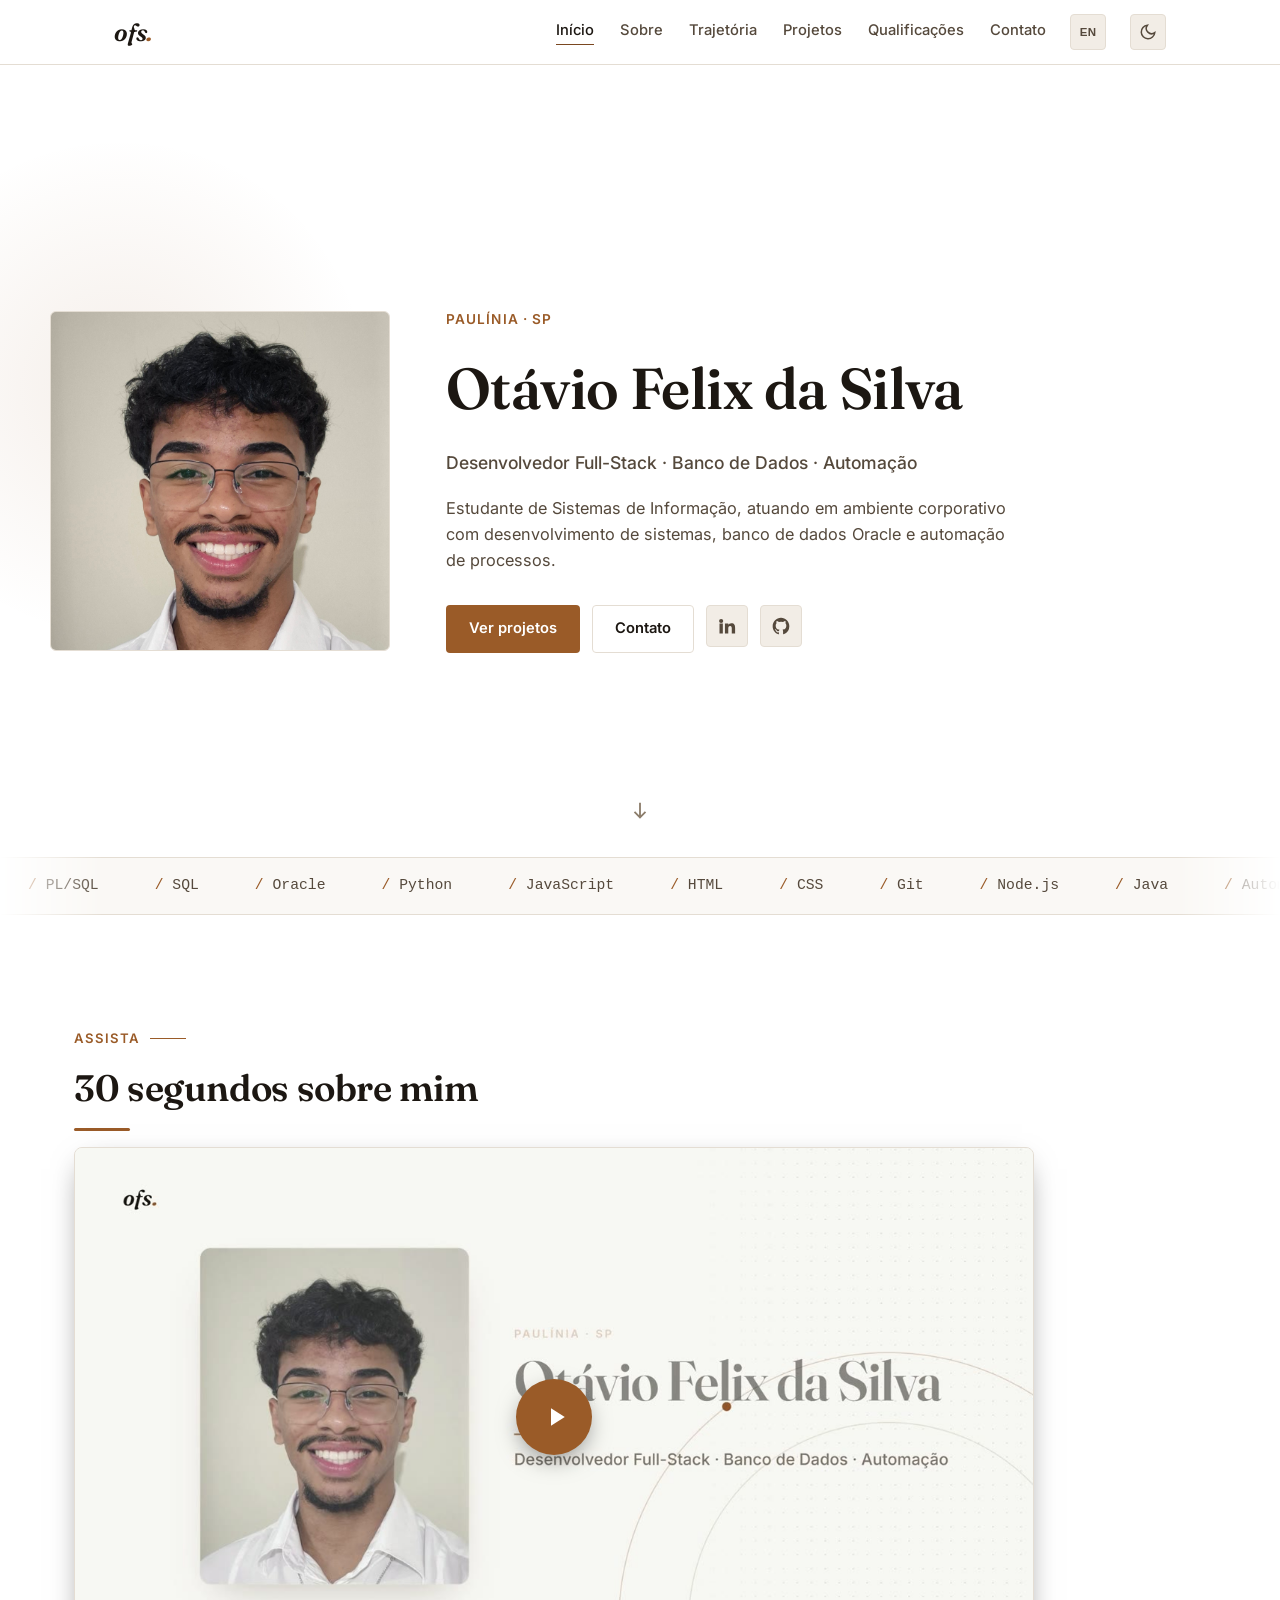
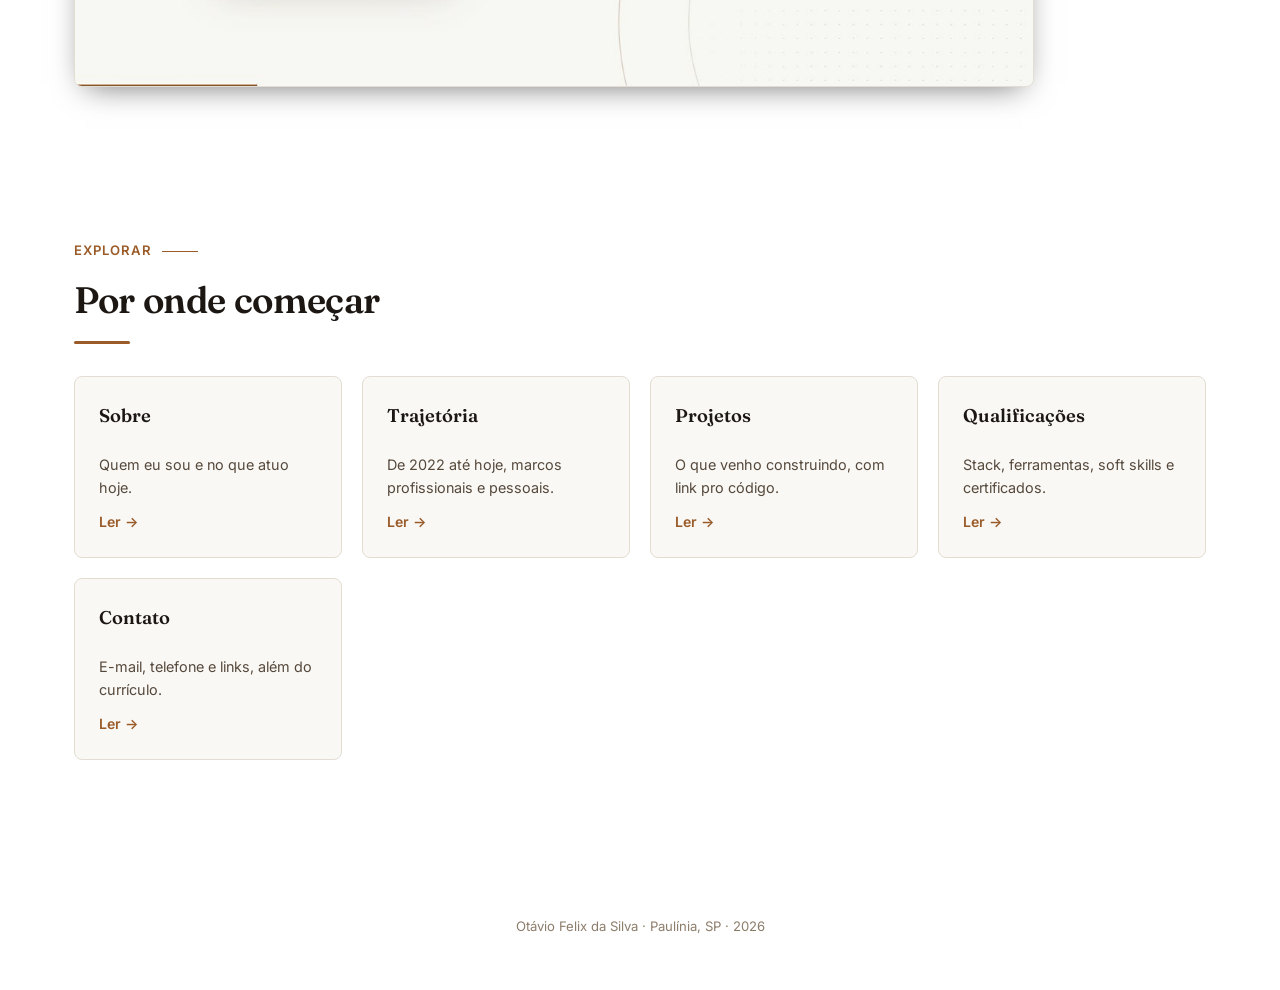
<file: index.html>
<!DOCTYPE html>
<html lang="pt-BR" data-theme="light">
<head>
<meta charset="UTF-8">
<meta name="viewport" content="width=device-width, initial-scale=1.0">
<title>Otávio Felix da Silva — Desenvolvedor Full-Stack</title>
<meta name="description" content="Otávio Felix da Silva — Desenvolvedor Full-Stack, Banco de Dados e Automação. PL/SQL, SQL, Python, JavaScript. Estudante de Sistemas de Informação.">

<!-- Open Graph (preview ao colar o link no LinkedIn/WhatsApp) -->
<meta property="og:title" content="Otávio Felix da Silva — Desenvolvedor Full-Stack">
<meta property="og:description" content="Desenvolvimento full-stack, banco de dados e automação de processos. Estudante de Sistemas de Informação na PUC-Campinas.">
<meta property="og:type" content="website">
<meta property="og:image" content="assets/video-capa.jpg">

<link rel="preconnect" href="https://fonts.googleapis.com">
<link rel="preconnect" href="https://fonts.gstatic.com" crossorigin>
<link href="https://fonts.googleapis.com/css2?family=Inter:wght@400;500;600;700;800&family=Fraunces:ital,opsz,wght@0,9..144,500;0,9..144,600;0,9..144,700;1,9..144,500&display=swap" rel="stylesheet">
<link rel="icon" href="assets/favicon.svg" type="image/svg+xml">
<link rel="stylesheet" href="css/style.css">
</head>
<body>

<a class="skip-link" href="#conteudo" data-en="Skip to content">Pular para o conteúdo</a>

<header class="nav" id="nav">
  <div class="nav-inner">
    <a href="index.html" class="nav-logo" aria-label="Otávio Felix — início">ofs<span class="dot">.</span></a>
    <nav class="nav-links" id="nav-links">
      <a href="index.html" class="active" data-en="Home">Início</a>
      <a href="sobre.html" data-en="About">Sobre</a>
      <a href="trajetoria.html" data-en="Journey">Trajetória</a>
      <a href="projetos.html" data-en="Projects">Projetos</a>
      <a href="skills.html" data-en="Qualifications">Qualificações</a>
      <a href="contato.html" data-en="Contact">Contato</a>
    </nav>
    <button id="lang-toggle" class="lang-toggle" aria-label="Switch language / Mudar idioma" title="PT / EN">
      <span id="lang-toggle-label">EN</span>
    </button>
    <button id="theme-toggle" class="theme-toggle" aria-label="Alternar tema claro/escuro" title="Alternar tema">
      <svg id="icon-sun" viewBox="0 0 24 24" width="18" height="18" fill="none" stroke="currentColor" stroke-width="2"><circle cx="12" cy="12" r="4"/><path d="M12 2v2M12 20v2M4.9 4.9l1.4 1.4M17.7 17.7l1.4 1.4M2 12h2M20 12h2M4.9 19.1l1.4-1.4M17.7 6.3l1.4-1.4"/></svg>
      <svg id="icon-moon" viewBox="0 0 24 24" width="18" height="18" fill="none" stroke="currentColor" stroke-width="2"><path d="M21 12.8A9 9 0 1 1 11.2 3 7 7 0 0 0 21 12.8Z"/></svg>
    </button>
    <button id="nav-toggle" class="nav-toggle" aria-label="Abrir menu" aria-expanded="false">
      <span></span><span></span><span></span>
    </button>
  </div>
</header>

<main id="conteudo">

  <!-- HERO -->
  <section class="hero" id="topo">
    <svg class="hero-art" viewBox="0 0 600 900" preserveAspectRatio="xMaxYMin slice" aria-hidden="true">
      <defs>
        <pattern id="hero-dots" width="22" height="22" patternUnits="userSpaceOnUse">
          <circle cx="2" cy="2" r="1.1" fill="var(--text-dimmer)" opacity=".35"/>
        </pattern>
      </defs>
      <rect width="600" height="900" fill="url(#hero-dots)"/>
      <circle cx="560" cy="930" r="380" fill="none" stroke="var(--accent)" stroke-opacity=".35" stroke-width="1.5"/>
      <circle cx="560" cy="930" r="270" fill="none" stroke="var(--border)" stroke-width="1.5"/>
      <circle class="pulse-dot" cx="240" cy="725" r="6" fill="var(--accent)"/>
      <line x1="36" y1="70" x2="36" y2="300" stroke="var(--accent)" stroke-width="2"/>
      <g transform="translate(70 80)">
        <rect width="470" height="250" rx="14" fill="var(--bg-elev)" stroke="var(--border)" stroke-width="1.5"/>
        <line x1="0" y1="40" x2="470" y2="40" stroke="var(--border)" stroke-width="1.5"/>
        <circle cx="24" cy="20" r="5.5" fill="var(--border)"/><circle cx="42" cy="20" r="5.5" fill="var(--border)"/><circle cx="60" cy="20" r="5.5" fill="var(--border)"/>
        <text x="235" y="25" text-anchor="middle" font-family="ui-monospace, Consolas, monospace" font-size="14" fill="var(--text-dimmer)">futuro.js</text>
        <g font-family="ui-monospace, Consolas, monospace" font-size="19">
          <text x="28" y="86"><tspan fill="var(--accent)">const</tspan><tspan fill="var(--text)"> futuro = {</tspan></text>
          <text x="56" y="120" fill="var(--text-dim)">aprendizado: <tspan fill="var(--accent)">true</tspan>,</text>
          <text x="56" y="154" fill="var(--text-dim)">disciplina: <tspan fill="var(--accent)">true</tspan>,</text>
          <text x="56" y="188" fill="var(--text-dim)">grandesProjetos: <tspan fill="var(--accent)">true</tspan>,</text>
          <text x="28" y="222" fill="var(--text)">};</text>
          <rect class="cursor-blink" x="56" y="207" width="10" height="20" fill="var(--accent)" opacity=".8"/>
        </g>
      </g>
      <text x="70" y="850" font-family="ui-monospace, Consolas, monospace" font-size="14" letter-spacing="4" fill="var(--text-dimmer)">&lt;/&gt;  CÓDIGO · IDEIAS · PROJETOS</text>
    </svg>
    <div class="hero-inner">
      <div class="hero-photo">
        <img src="assets/foto.jpg" alt="Foto de Otávio Felix da Silva" onerror="this.parentElement.classList.add('no-photo')">
        <span class="hero-photo-fallback" aria-hidden="true">OFS</span>
      </div>
      <div class="hero-text">
        <p class="hero-eyebrow">Paulínia · SP</p>
        <h1>Otávio Felix da Silva</h1>
        <p class="hero-role" data-en="Full-Stack Developer · Database · Automation">Desenvolvedor Full-Stack · Banco de Dados · Automação</p>
        <p class="hero-pitch" data-en="Information Systems student, working in a corporate environment with system development, Oracle databases and process automation.">
          Estudante de Sistemas de Informação, atuando em ambiente corporativo
          com desenvolvimento de sistemas, banco de dados Oracle e automação de processos.
        </p>
        <div class="hero-actions">
          <a href="projetos.html" class="btn btn-primary" data-en="View projects">Ver projetos</a>
          <a href="contato.html" class="btn btn-ghost" data-en="Contact">Contato</a>
          <a href="https://www.linkedin.com/in/otaviofelix" target="_blank" rel="noopener" class="btn btn-icon" aria-label="LinkedIn">
            <svg viewBox="0 0 24 24" width="20" height="20" fill="currentColor"><path d="M4.98 3.5a2.5 2.5 0 1 1 0 5 2.5 2.5 0 0 1 0-5ZM3 9h4v12H3V9Zm7 0h3.6v1.64h.05c.5-.95 1.73-1.95 3.56-1.95 3.81 0 4.52 2.5 4.52 5.76V21h-4v-5.9c0-1.4-.03-3.2-1.95-3.2-1.96 0-2.26 1.53-2.26 3.1V21h-4V9Z"/></svg>
          </a>
          <a href="https://github.com/OtavioFelix-in" target="_blank" rel="noopener" class="btn btn-icon" aria-label="GitHub">
            <svg viewBox="0 0 24 24" width="20" height="20" fill="currentColor"><path d="M12 2C6.48 2 2 6.58 2 12.25c0 4.53 2.87 8.37 6.84 9.73.5.1.68-.22.68-.5v-1.93c-2.78.62-3.37-1.36-3.37-1.36-.46-1.2-1.11-1.52-1.11-1.52-.9-.63.07-.62.07-.62 1 .07 1.53 1.05 1.53 1.05.9 1.56 2.34 1.11 2.91.85.09-.66.35-1.11.64-1.37-2.22-.26-4.56-1.14-4.56-5.05 0-1.12.39-2.03 1.03-2.75-.1-.26-.45-1.31.1-2.73 0 0 .84-.28 2.75 1.05a9.3 9.3 0 0 1 5 0c1.91-1.33 2.75-1.05 2.75-1.05.55 1.42.2 2.47.1 2.73.64.72 1.03 1.63 1.03 2.75 0 3.92-2.34 4.78-4.57 5.04.36.32.68.95.68 1.92v2.85c0 .28.18.6.69.5A10.26 10.26 0 0 0 22 12.25C22 6.58 17.52 2 12 2Z"/></svg>
          </a>
        </div>
      </div>
    </div>
    <a href="sobre.html" class="scroll-cue" aria-hidden="true">
      <svg viewBox="0 0 24 24" width="22" height="22" fill="none" stroke="currentColor" stroke-width="2"><path d="M12 4v16M6 14l6 6 6-6"/></svg>
    </a>
  </section>

  <!-- FAIXA DE TECNOLOGIAS -->
  <div class="marquee" aria-label="Tecnologias que uso">
    <div class="marquee-track"><span>PL/SQL</span><span>SQL</span><span>Oracle</span><span>Python</span><span>JavaScript</span><span>HTML</span><span>CSS</span><span>Git</span><span>Node.js</span><span>Java</span><span>Automação</span><span>Banco de dados</span></div>
    <div class="marquee-track" aria-hidden="true"><span>PL/SQL</span><span>SQL</span><span>Oracle</span><span>Python</span><span>JavaScript</span><span>HTML</span><span>CSS</span><span>Git</span><span>Node.js</span><span>Java</span><span>Automação</span><span>Banco de dados</span></div>
  </div>

  <!-- VÍDEO -->
  <section class="section section-video" id="video">
    <p class="section-eyebrow" data-en="Watch">Assista</p>
    <h2 class="section-title" data-en="30 seconds about me">30 segundos sobre mim</h2>
    <div class="video-embed" data-yt="D_170oD0nEI">
      <button type="button" class="video-play" aria-label="Reproduzir vídeo de apresentação">
        <img src="assets/video-capa.jpg" alt="" loading="lazy" width="1280" height="720">
        <span class="video-play-icon" aria-hidden="true">
          <svg viewBox="0 0 24 24" width="30" height="30" fill="currentColor"><path d="M8 5v14l11-7z"/></svg>
        </span>
      </button>
      <noscript>
        <a href="https://www.youtube.com/watch?v=D_170oD0nEI" target="_blank" rel="noopener">Assistir no YouTube</a>
      </noscript>
    </div>
  </section>

  <!-- EXPLORAR -->
  <section class="section" id="explorar">
    <p class="section-eyebrow" data-en="Explore">Explorar</p>
    <h2 class="section-title" data-en="Where to look">Por onde começar</h2>

    <div class="cards explore-grid">
      <a href="sobre.html" class="card explore-card">
        <div class="card-top"><h3 data-en="About">Sobre</h3></div>
        <p class="card-problem" data-en="Who I am and what I focus on today.">Quem eu sou e no que atuo hoje.</p>
        <span class="card-link" data-en="Read →">Ler →</span>
      </a>
      <a href="trajetoria.html" class="card explore-card">
        <div class="card-top"><h3 data-en="Journey">Trajetória</h3></div>
        <p class="card-problem" data-en="From 2022 to today, professional and personal milestones.">De 2022 até hoje, marcos profissionais e pessoais.</p>
        <span class="card-link" data-en="Read →">Ler →</span>
      </a>
      <a href="projetos.html" class="card explore-card">
        <div class="card-top"><h3 data-en="Projects">Projetos</h3></div>
        <p class="card-problem" data-en="What I've been building, with links to the code.">O que venho construindo, com link pro código.</p>
        <span class="card-link" data-en="Read →">Ler →</span>
      </a>
      <a href="skills.html" class="card explore-card">
        <div class="card-top"><h3 data-en="Qualifications">Qualificações</h3></div>
        <p class="card-problem" data-en="Stack, tools, soft skills and certificates.">Stack, ferramentas, soft skills e certificados.</p>
        <span class="card-link" data-en="Read →">Ler →</span>
      </a>
      <a href="contato.html" class="card explore-card">
        <div class="card-top"><h3 data-en="Contact">Contato</h3></div>
        <p class="card-problem" data-en="Email, phone and links, plus resume download.">E-mail, telefone e links, além do currículo.</p>
        <span class="card-link" data-en="Read →">Ler →</span>
      </a>
    </div>
  </section>

</main>

<footer class="footer">
  <p>Otávio Felix da Silva · Paulínia, SP · <span id="year"></span></p>
</footer>

<script src="js/main.js"></script>
</body>
</html>
</file>
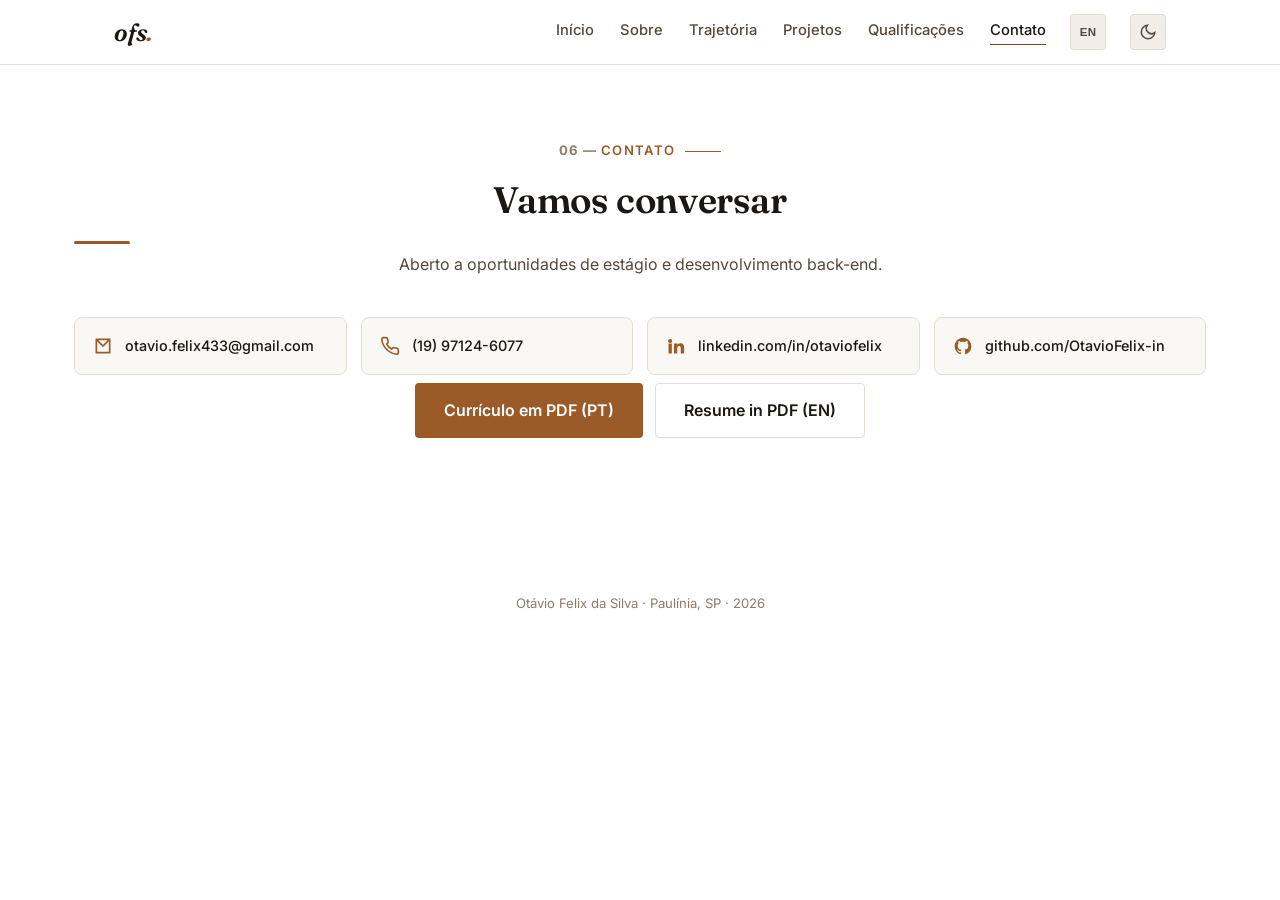
<file: contato.html>
<!DOCTYPE html>
<html lang="pt-BR" data-theme="light">
<head>
<meta charset="UTF-8">
<meta name="viewport" content="width=device-width, initial-scale=1.0">
<title>Contato — Otávio Felix da Silva</title>
<meta name="description" content="Fale com Otávio Felix da Silva: e-mail, telefone, LinkedIn, GitHub e download do currículo.">
<link rel="preconnect" href="https://fonts.googleapis.com">
<link rel="preconnect" href="https://fonts.gstatic.com" crossorigin>
<link href="https://fonts.googleapis.com/css2?family=Inter:wght@400;500;600;700;800&family=Fraunces:ital,opsz,wght@0,9..144,500;0,9..144,600;0,9..144,700;1,9..144,500&display=swap" rel="stylesheet">
<link rel="icon" href="assets/favicon.svg" type="image/svg+xml">
<link rel="stylesheet" href="css/style.css">
</head>
<body>

<a class="skip-link" href="#conteudo" data-en="Skip to content">Pular para o conteúdo</a>

<header class="nav" id="nav">
  <div class="nav-inner">
    <a href="index.html" class="nav-logo" aria-label="Otávio Felix — início">ofs<span class="dot">.</span></a>
    <nav class="nav-links" id="nav-links">
      <a href="index.html" data-en="Home">Início</a>
      <a href="sobre.html" data-en="About">Sobre</a>
      <a href="trajetoria.html" data-en="Journey">Trajetória</a>
      <a href="projetos.html" data-en="Projects">Projetos</a>
      <a href="skills.html" data-en="Qualifications">Qualificações</a>
      <a href="contato.html" class="active" data-en="Contact">Contato</a>
    </nav>
    <button id="lang-toggle" class="lang-toggle" aria-label="Switch language / Mudar idioma" title="PT / EN">
      <span id="lang-toggle-label">EN</span>
    </button>
    <button id="theme-toggle" class="theme-toggle" aria-label="Alternar tema claro/escuro" title="Alternar tema">
      <svg id="icon-sun" viewBox="0 0 24 24" width="18" height="18" fill="none" stroke="currentColor" stroke-width="2"><circle cx="12" cy="12" r="4"/><path d="M12 2v2M12 20v2M4.9 4.9l1.4 1.4M17.7 17.7l1.4 1.4M2 12h2M20 12h2M4.9 19.1l1.4-1.4M17.7 6.3l1.4-1.4"/></svg>
      <svg id="icon-moon" viewBox="0 0 24 24" width="18" height="18" fill="none" stroke="currentColor" stroke-width="2"><path d="M21 12.8A9 9 0 1 1 11.2 3 7 7 0 0 0 21 12.8Z"/></svg>
    </button>
    <button id="nav-toggle" class="nav-toggle" aria-label="Abrir menu" aria-expanded="false">
      <span></span><span></span><span></span>
    </button>
  </div>
</header>

<main id="conteudo">

  <section class="section section-first section-contact" id="contato">
    <p class="section-eyebrow" data-num="06" data-en="Contact">Contato</p>
    <h2 class="section-title" data-en="Let's talk">Vamos conversar</h2>
    <p class="section-lead" data-en="Open to internship and software development opportunities.">Aberto a oportunidades de estágio e desenvolvimento back-end.</p>

    <div class="contact-grid">
      <a class="contact-item" href="mailto:otavio.felix433@gmail.com">
        <svg viewBox="0 0 24 24" width="20" height="20" fill="none" stroke="currentColor" stroke-width="2"><path d="M4 4h16v16H4V4Zm0 0 8 8 8-8"/></svg>
        <span>otavio.felix433@gmail.com</span>
      </a>
      <a class="contact-item" href="tel:+5519971246077">
        <svg viewBox="0 0 24 24" width="20" height="20" fill="none" stroke="currentColor" stroke-width="2"><path d="M22 16.9v3a2 2 0 0 1-2.2 2 19.8 19.8 0 0 1-8.6-3.1 19.5 19.5 0 0 1-6-6A19.8 19.8 0 0 1 2.1 4.2 2 2 0 0 1 4.1 2h3a2 2 0 0 1 2 1.7c.1.9.3 1.8.6 2.7a2 2 0 0 1-.5 2.1L8 9.7a16 16 0 0 0 6 6l1.2-1.2a2 2 0 0 1 2.1-.5c.9.3 1.8.5 2.7.6a2 2 0 0 1 1.7 2Z"/></svg>
        <span>(19) 97124-6077</span>
      </a>
      <a class="contact-item" href="https://www.linkedin.com/in/otaviofelix" target="_blank" rel="noopener">
        <svg viewBox="0 0 24 24" width="20" height="20" fill="currentColor"><path d="M4.98 3.5a2.5 2.5 0 1 1 0 5 2.5 2.5 0 0 1 0-5ZM3 9h4v12H3V9Zm7 0h3.6v1.64h.05c.5-.95 1.73-1.95 3.56-1.95 3.81 0 4.52 2.5 4.52 5.76V21h-4v-5.9c0-1.4-.03-3.2-1.95-3.2-1.96 0-2.26 1.53-2.26 3.1V21h-4V9Z"/></svg>
        <span>linkedin.com/in/otaviofelix</span>
      </a>
      <a class="contact-item" href="https://github.com/OtavioFelix-in" target="_blank" rel="noopener">
        <svg viewBox="0 0 24 24" width="20" height="20" fill="currentColor"><path d="M12 2C6.48 2 2 6.58 2 12.25c0 4.53 2.87 8.37 6.84 9.73.5.1.68-.22.68-.5v-1.93c-2.78.62-3.37-1.36-3.37-1.36-.46-1.2-1.11-1.52-1.11-1.52-.9-.63.07-.62.07-.62 1 .07 1.53 1.05 1.53 1.05.9 1.56 2.34 1.11 2.91.85.09-.66.35-1.11.64-1.37-2.22-.26-4.56-1.14-4.56-5.05 0-1.12.39-2.03 1.03-2.75-.1-.26-.45-1.31.1-2.73 0 0 .84-.28 2.75 1.05a9.3 9.3 0 0 1 5 0c1.91-1.33 2.75-1.05 2.75-1.05.55 1.42.2 2.47.1 2.73.64.72 1.03 1.63 1.03 2.75 0 3.92-2.34 4.78-4.57 5.04.36.32.68.95.68 1.92v2.85c0 .28.18.6.69.5A10.26 10.26 0 0 0 22 12.25C22 6.58 17.52 2 12 2Z"/></svg>
        <span>github.com/OtavioFelix-in</span>
      </a>
    </div>

    <div class="hero-actions hero-actions-center">
      <a href="assets/curriculo-otavio-felix.pdf" class="btn btn-primary btn-lg" download>Currículo em PDF (PT)</a>
      <a href="assets/resume-otavio-felix.pdf" class="btn btn-ghost btn-lg" download>Resume in PDF (EN)</a>
    </div>
  </section>

</main>

<footer class="footer">
  <p>Otávio Felix da Silva · Paulínia, SP · <span id="year"></span></p>
</footer>

<script src="js/main.js"></script>
</body>
</html>
</file>
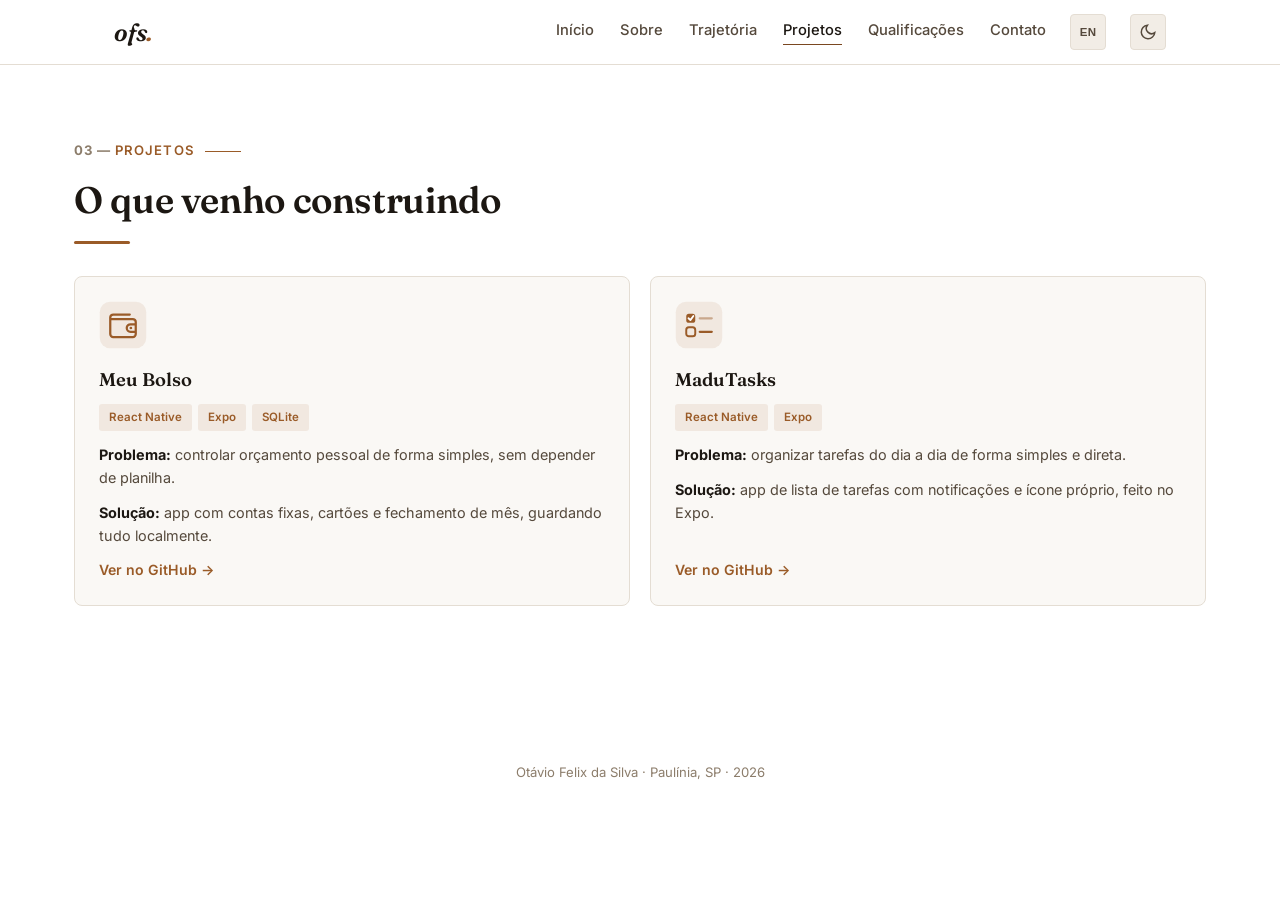
<file: projetos.html>
<!DOCTYPE html>
<html lang="pt-BR" data-theme="light">
<head>
<meta charset="UTF-8">
<meta name="viewport" content="width=device-width, initial-scale=1.0">
<title>Projetos — Otávio Felix da Silva</title>
<meta name="description" content="Projetos de Otávio Felix da Silva: Meu Bolso e MaduTasks, com código no GitHub.">
<link rel="preconnect" href="https://fonts.googleapis.com">
<link rel="preconnect" href="https://fonts.gstatic.com" crossorigin>
<link href="https://fonts.googleapis.com/css2?family=Inter:wght@400;500;600;700;800&family=Fraunces:ital,opsz,wght@0,9..144,500;0,9..144,600;0,9..144,700;1,9..144,500&display=swap" rel="stylesheet">
<link rel="icon" href="assets/favicon.svg" type="image/svg+xml">
<link rel="stylesheet" href="css/style.css">
</head>
<body>

<a class="skip-link" href="#conteudo" data-en="Skip to content">Pular para o conteúdo</a>

<header class="nav" id="nav">
  <div class="nav-inner">
    <a href="index.html" class="nav-logo" aria-label="Otávio Felix — início">ofs<span class="dot">.</span></a>
    <nav class="nav-links" id="nav-links">
      <a href="index.html" data-en="Home">Início</a>
      <a href="sobre.html" data-en="About">Sobre</a>
      <a href="trajetoria.html" data-en="Journey">Trajetória</a>
      <a href="projetos.html" class="active" data-en="Projects">Projetos</a>
      <a href="skills.html" data-en="Qualifications">Qualificações</a>
      <a href="contato.html" data-en="Contact">Contato</a>
    </nav>
    <button id="lang-toggle" class="lang-toggle" aria-label="Switch language / Mudar idioma" title="PT / EN">
      <span id="lang-toggle-label">EN</span>
    </button>
    <button id="theme-toggle" class="theme-toggle" aria-label="Alternar tema claro/escuro" title="Alternar tema">
      <svg id="icon-sun" viewBox="0 0 24 24" width="18" height="18" fill="none" stroke="currentColor" stroke-width="2"><circle cx="12" cy="12" r="4"/><path d="M12 2v2M12 20v2M4.9 4.9l1.4 1.4M17.7 17.7l1.4 1.4M2 12h2M20 12h2M4.9 19.1l1.4-1.4M17.7 6.3l1.4-1.4"/></svg>
      <svg id="icon-moon" viewBox="0 0 24 24" width="18" height="18" fill="none" stroke="currentColor" stroke-width="2"><path d="M21 12.8A9 9 0 1 1 11.2 3 7 7 0 0 0 21 12.8Z"/></svg>
    </button>
    <button id="nav-toggle" class="nav-toggle" aria-label="Abrir menu" aria-expanded="false">
      <span></span><span></span><span></span>
    </button>
  </div>
</header>

<main id="conteudo">

  <section class="section section-first" id="projetos">
    <p class="section-eyebrow" data-num="03" data-en="Projects">Projetos</p>
    <h2 class="section-title" data-en="What I've been building">O que venho construindo</h2>

    <div class="cards">
      <article class="card">
        <div class="card-top">
          <svg class="card-icon" viewBox="0 0 64 64" aria-hidden="true">
            <rect x="1" y="1" width="62" height="62" rx="14" fill="var(--accent-soft)"/>
            <path d="M17 24h28a4 4 0 0 1 4 4v16a4 4 0 0 1-4 4H19a4 4 0 0 1-4-4V22a4 4 0 0 1 4-4h22" fill="none" stroke="var(--accent)" stroke-width="3" stroke-linecap="round" stroke-linejoin="round"/>
            <path d="M49 31h-7a5 5 0 0 0 0 10h7" fill="none" stroke="var(--accent)" stroke-width="3" stroke-linejoin="round"/>
            <circle cx="42.5" cy="36" r="1.8" fill="var(--accent)"/>
          </svg>
          <h3>Meu Bolso</h3>
          <div class="card-tags">
            <span>React Native</span><span>Expo</span><span>SQLite</span>
          </div>
        </div>
        <p class="card-problem" data-en-html="<strong>Problem:</strong> keeping track of personal finances in a simple way, without relying on spreadsheets."><strong>Problema:</strong> controlar orçamento pessoal de forma simples, sem depender de planilha.</p>
        <p class="card-solution" data-en-html="<strong>Solution:</strong> an app with fixed bills, credit cards and monthly closing, storing everything locally."><strong>Solução:</strong> app com contas fixas, cartões e fechamento de mês, guardando tudo localmente.</p>
        <a href="https://github.com/OtavioFelix-in/MeuBolso" target="_blank" rel="noopener" class="card-link" data-en="View on GitHub →">Ver no GitHub →</a>
      </article>

      <article class="card">
        <div class="card-top">
          <svg class="card-icon" viewBox="0 0 64 64" aria-hidden="true">
            <rect x="1" y="1" width="62" height="62" rx="14" fill="var(--accent-soft)"/>
            <rect x="15" y="17" width="12" height="12" rx="3.5" fill="var(--accent)"/>
            <path d="M18 23l2.5 2.5L24.5 20" fill="none" stroke="var(--accent-ink)" stroke-width="2.4" stroke-linecap="round" stroke-linejoin="round"/>
            <path d="M33 23h16" stroke="var(--accent)" stroke-width="3" stroke-linecap="round" opacity=".45"/>
            <rect x="15" y="35" width="12" height="12" rx="3.5" fill="none" stroke="var(--accent)" stroke-width="2.6"/>
            <path d="M33 41h16" stroke="var(--accent)" stroke-width="3" stroke-linecap="round"/>
          </svg>
          <h3>MaduTasks</h3>
          <div class="card-tags">
            <span>React Native</span><span>Expo</span>
          </div>
        </div>
        <p class="card-problem" data-en-html="<strong>Problem:</strong> keeping track of everyday tasks in a simple, direct way."><strong>Problema:</strong> organizar tarefas do dia a dia de forma simples e direta.</p>
        <p class="card-solution" data-en-html="<strong>Solution:</strong> a to-do list app with notifications and a custom icon, built with Expo."><strong>Solução:</strong> app de lista de tarefas com notificações e ícone próprio, feito no Expo.</p>
        <a href="https://github.com/OtavioFelix-in/Madu-Tasks" target="_blank" rel="noopener" class="card-link" data-en="View on GitHub →">Ver no GitHub →</a>
      </article>
    </div>
  </section>

</main>

<footer class="footer">
  <p>Otávio Felix da Silva · Paulínia, SP · <span id="year"></span></p>
</footer>

<script src="js/main.js"></script>
</body>
</html>
</file>
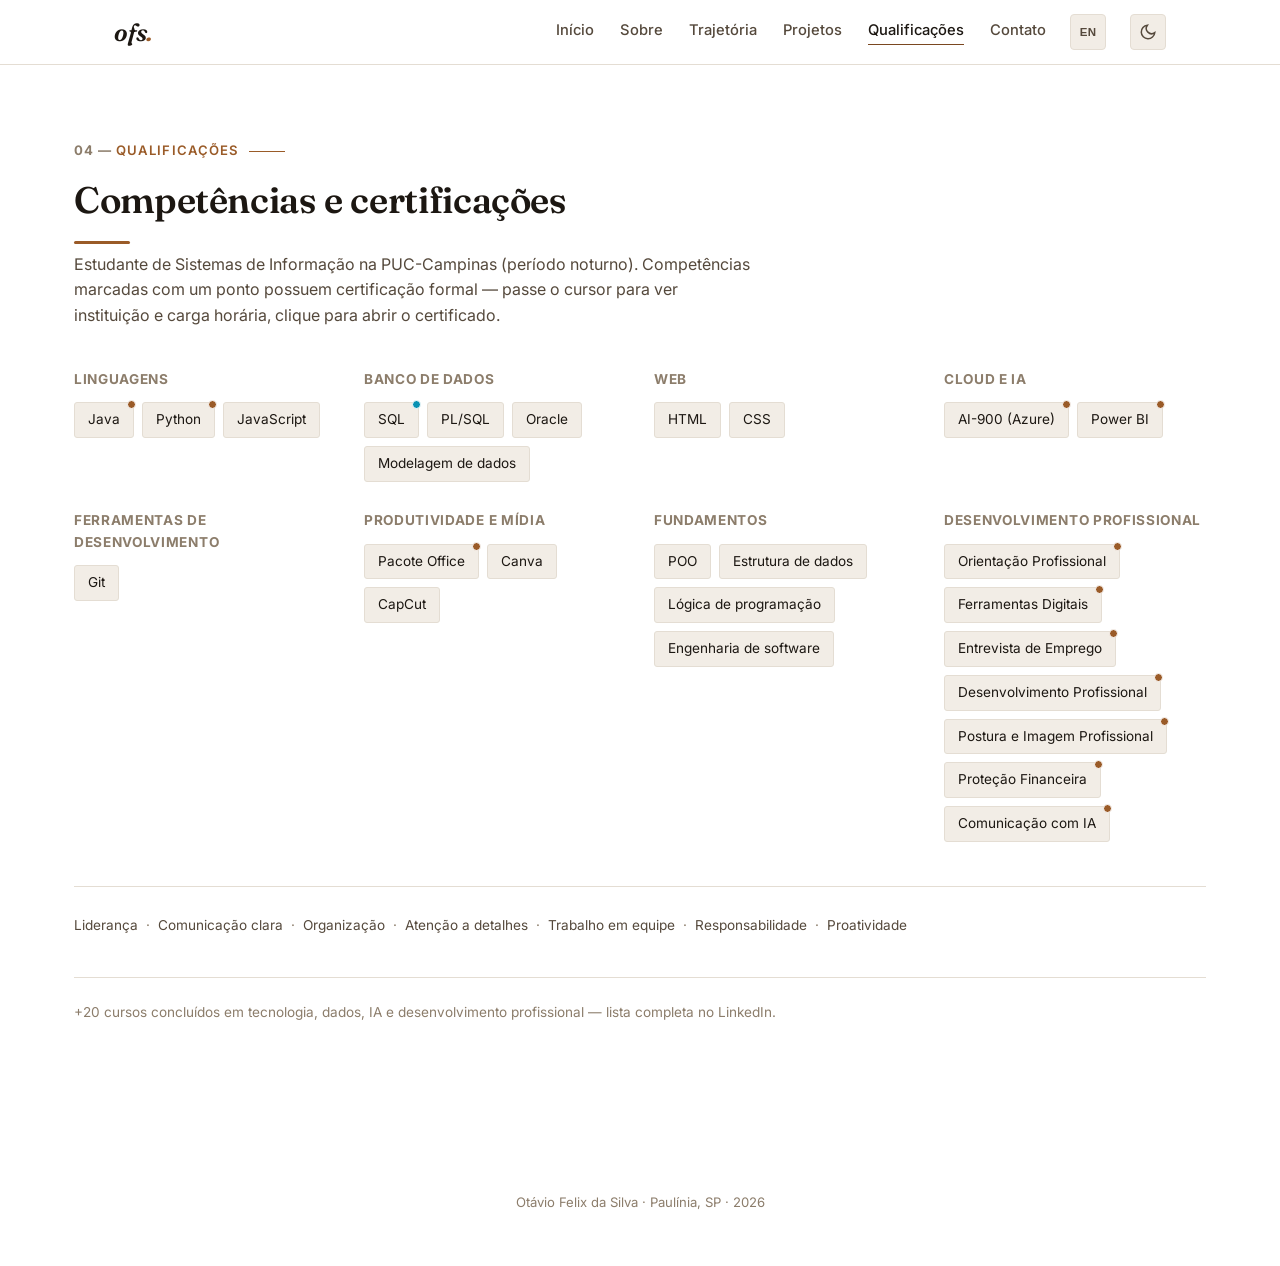
<file: skills.html>
<!DOCTYPE html>
<html lang="pt-BR" data-theme="light">
<head>
<meta charset="UTF-8">
<meta name="viewport" content="width=device-width, initial-scale=1.0">
<title>Qualificações — Otávio Felix da Silva</title>
<meta name="description" content="Stack, ferramentas, soft skills e certificações de Otávio Felix da Silva.">
<link rel="preconnect" href="https://fonts.googleapis.com">
<link rel="preconnect" href="https://fonts.gstatic.com" crossorigin>
<link href="https://fonts.googleapis.com/css2?family=Inter:wght@400;500;600;700;800&family=Fraunces:ital,opsz,wght@0,9..144,500;0,9..144,600;0,9..144,700;1,9..144,500&display=swap" rel="stylesheet">
<link rel="icon" href="assets/favicon.svg" type="image/svg+xml">
<link rel="stylesheet" href="css/style.css">
</head>
<body>

<a class="skip-link" href="#conteudo" data-en="Skip to content">Pular para o conteúdo</a>

<header class="nav" id="nav">
  <div class="nav-inner">
    <a href="index.html" class="nav-logo" aria-label="Otávio Felix — início">ofs<span class="dot">.</span></a>
    <nav class="nav-links" id="nav-links">
      <a href="index.html" data-en="Home">Início</a>
      <a href="sobre.html" data-en="About">Sobre</a>
      <a href="trajetoria.html" data-en="Journey">Trajetória</a>
      <a href="projetos.html" data-en="Projects">Projetos</a>
      <a href="skills.html" class="active" data-en="Qualifications">Qualificações</a>
      <a href="contato.html" data-en="Contact">Contato</a>
    </nav>
    <button id="lang-toggle" class="lang-toggle" aria-label="Switch language / Mudar idioma" title="PT / EN">
      <span id="lang-toggle-label">EN</span>
    </button>
    <button id="theme-toggle" class="theme-toggle" aria-label="Alternar tema claro/escuro" title="Alternar tema">
      <svg id="icon-sun" viewBox="0 0 24 24" width="18" height="18" fill="none" stroke="currentColor" stroke-width="2"><circle cx="12" cy="12" r="4"/><path d="M12 2v2M12 20v2M4.9 4.9l1.4 1.4M17.7 17.7l1.4 1.4M2 12h2M20 12h2M4.9 19.1l1.4-1.4M17.7 6.3l1.4-1.4"/></svg>
      <svg id="icon-moon" viewBox="0 0 24 24" width="18" height="18" fill="none" stroke="currentColor" stroke-width="2"><path d="M21 12.8A9 9 0 1 1 11.2 3 7 7 0 0 0 21 12.8Z"/></svg>
    </button>
    <button id="nav-toggle" class="nav-toggle" aria-label="Abrir menu" aria-expanded="false">
      <span></span><span></span><span></span>
    </button>
  </div>
</header>

<main id="conteudo">

  <section class="section section-first" id="qualificacoes">
    <p class="section-eyebrow" data-num="04" data-en="Qualifications">Qualificações</p>
    <h2 class="section-title" data-en="Competencies and certifications">Competências e certificações</h2>
    <p class="section-lead" data-en="Information Systems student at PUC-Campinas (evening program). Competencies marked with a dot hold a formal certification — hover for institution and hours, click to open the certificate.">
      Estudante de Sistemas de Informação na PUC-Campinas (período noturno). Competências marcadas
      com um ponto possuem certificação formal — passe o cursor para ver instituição e carga
      horária, clique para abrir o certificado.
    </p>

    <div class="skills-grid">
      <div class="skill-group">
        <h3 data-en="Languages">Linguagens</h3>
        <div class="chips">
          <a class="chip-cert" href="assets/certificados/java-foundations.pdf" target="_blank" rel="noopener" title="Oracle Academy · 30h">Java</a>
          <a class="chip-cert" href="assets/certificados/python.pdf" target="_blank" rel="noopener" title="SENAI · 30h">Python</a>
          <span>JavaScript</span>
        </div>
      </div>
      <div class="skill-group">
        <h3 data-en="Database">Banco de dados</h3>
        <div class="chips chips-db">
          <a class="chip-cert" href="assets/certificados/banco-de-dados.pdf" target="_blank" rel="noopener" title="SENAI · 120h">SQL</a>
          <span>PL/SQL</span><span>Oracle</span><span data-en="Data modeling">Modelagem de dados</span>
        </div>
      </div>
      <div class="skill-group">
        <h3>Web</h3>
        <div class="chips"><span>HTML</span><span>CSS</span></div>
      </div>
      <div class="skill-group">
        <h3 data-en="Cloud & AI">Cloud e IA</h3>
        <div class="chips">
          <a class="chip-cert" href="assets/certificados/ai-900.pdf" target="_blank" rel="noopener" title="SENAI · 40h" data-en="AI-900 (Azure)">AI-900 (Azure)</a>
          <a class="chip-cert" href="assets/certificados/power-bi.pdf" target="_blank" rel="noopener" title="SENAI · 32h">Power BI</a>
        </div>
      </div>
      <div class="skill-group">
        <h3 data-en="Development tools">Ferramentas de desenvolvimento</h3>
        <div class="chips"><span>Git</span></div>
      </div>
      <div class="skill-group">
        <h3 data-en="Productivity & media">Produtividade e mídia</h3>
        <div class="chips">
          <a class="chip-cert" href="assets/certificados/office-specialist.pdf" target="_blank" rel="noopener" title="SENAI · 60h" data-en="Office Suite">Pacote Office</a>
          <span>Canva</span><span>CapCut</span>
        </div>
      </div>
      <div class="skill-group">
        <h3 data-en="Fundamentals">Fundamentos</h3>
        <div class="chips"><span data-en="OOP">POO</span><span data-en="Data structures">Estrutura de dados</span><span data-en="Programming logic">Lógica de programação</span><span data-en="Software engineering">Engenharia de software</span></div>
      </div>
      <div class="skill-group">
        <h3 data-en="Professional development">Desenvolvimento profissional</h3>
        <div class="chips">
          <a class="chip-cert" href="assets/certificados/cisa-orientacao-profissional.pdf" target="_blank" rel="noopener" title="CISA · 89h" data-en="Professional Guidance">Orientação Profissional</a>
          <a class="chip-cert" href="assets/certificados/cisa-ferramentas-digitais.pdf" target="_blank" rel="noopener" title="CISA" data-en="Digital Tools">Ferramentas Digitais</a>
          <a class="chip-cert" href="assets/certificados/cisa-entrevista.pdf" target="_blank" rel="noopener" title="Vídeo Currículo para Passar nas Entrevistas" data-en="Job Interview">Entrevista de Emprego</a>
          <a class="chip-cert" href="assets/certificados/bradesco-desenvolvimento-profissional.pdf" target="_blank" rel="noopener" title="Fundação Bradesco">Desenvolvimento Profissional</a>
          <a class="chip-cert" href="assets/certificados/bradesco-postura-imagem.pdf" target="_blank" rel="noopener" title="Fundação Bradesco" data-en="Professional Image">Postura e Imagem Profissional</a>
          <a class="chip-cert" href="assets/certificados/bradesco-protecao-financeira.pdf" target="_blank" rel="noopener" title="Fundação Bradesco" data-en="Financial Protection">Proteção Financeira</a>
          <a class="chip-cert" href="assets/certificados/bradesco-ia-ong.pdf" target="_blank" rel="noopener" title="Fundação Bradesco" data-en="AI Communication">Comunicação com IA</a>
        </div>
      </div>
    </div>

    <div class="soft-skills">
      <span data-en="Leadership">Liderança</span>
      <span data-en="Clear communication">Comunicação clara</span>
      <span data-en="Organization">Organização</span>
      <span data-en="Attention to detail">Atenção a detalhes</span>
      <span data-en="Teamwork">Trabalho em equipe</span>
      <span data-en="Responsibility">Responsabilidade</span>
      <span data-en="Proactivity">Proatividade</span>
    </div>

    <p class="courses-note" data-en="20+ completed courses in technology, data, AI and professional development — full list on LinkedIn.">+20 cursos concluídos em tecnologia, dados, IA e desenvolvimento profissional — lista completa no LinkedIn.</p>
  </section>

</main>

<footer class="footer">
  <p>Otávio Felix da Silva · Paulínia, SP · <span id="year"></span></p>
</footer>

<script src="js/main.js"></script>
</body>
</html>
</file>
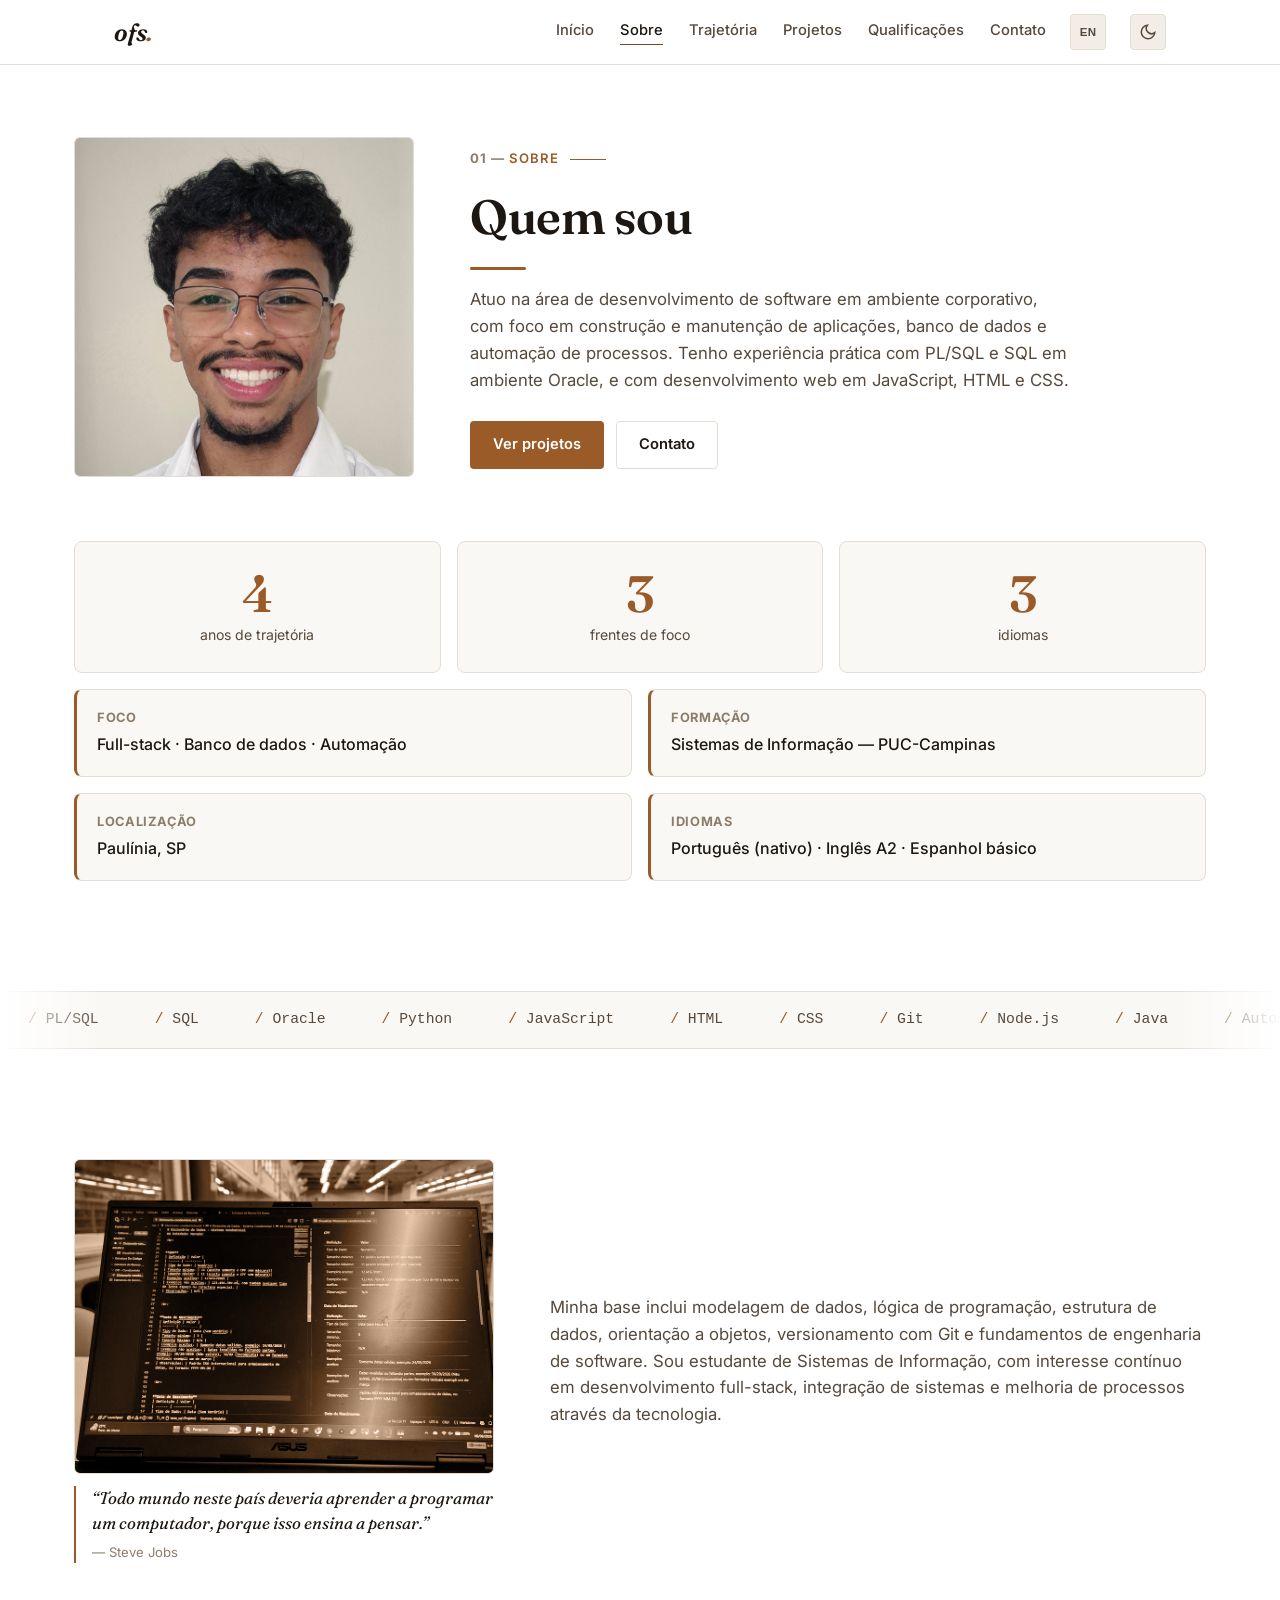
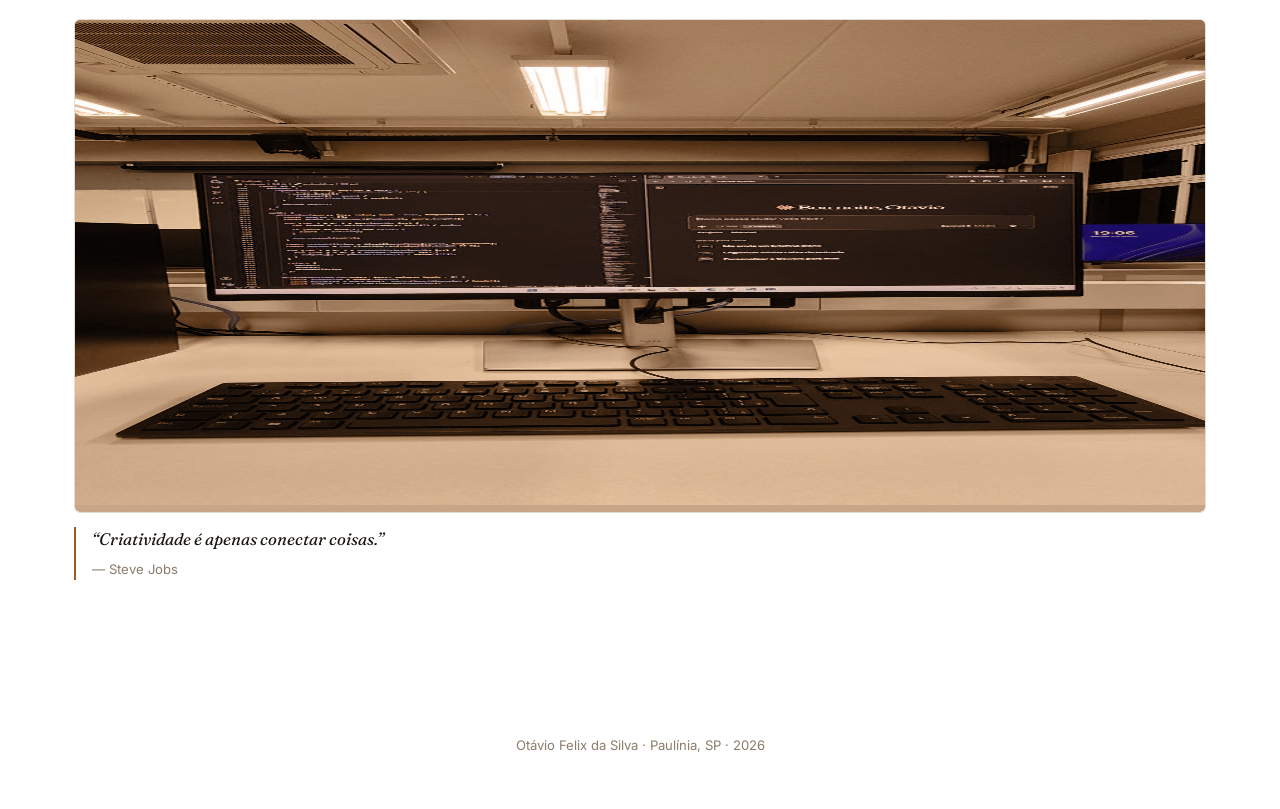
<file: sobre.html>
<!DOCTYPE html>
<html lang="pt-BR" data-theme="light">
<head>
<meta charset="UTF-8">
<meta name="viewport" content="width=device-width, initial-scale=1.0">
<title>Sobre — Otávio Felix da Silva</title>
<meta name="description" content="Sobre Otávio Felix da Silva: desenvolvimento full-stack, banco de dados e automação de processos.">
<link rel="preconnect" href="https://fonts.googleapis.com">
<link rel="preconnect" href="https://fonts.gstatic.com" crossorigin>
<link href="https://fonts.googleapis.com/css2?family=Inter:wght@400;500;600;700;800&family=Fraunces:ital,opsz,wght@0,9..144,500;0,9..144,600;0,9..144,700;1,9..144,500&display=swap" rel="stylesheet">
<link rel="icon" href="assets/favicon.svg" type="image/svg+xml">
<link rel="stylesheet" href="css/style.css">
</head>
<body>

<a class="skip-link" href="#conteudo" data-en="Skip to content">Pular para o conteúdo</a>

<header class="nav" id="nav">
  <div class="nav-inner">
    <a href="index.html" class="nav-logo" aria-label="Otávio Felix — início">ofs<span class="dot">.</span></a>
    <nav class="nav-links" id="nav-links">
      <a href="index.html" data-en="Home">Início</a>
      <a href="sobre.html" class="active" data-en="About">Sobre</a>
      <a href="trajetoria.html" data-en="Journey">Trajetória</a>
      <a href="projetos.html" data-en="Projects">Projetos</a>
      <a href="skills.html" data-en="Qualifications">Qualificações</a>
      <a href="contato.html" data-en="Contact">Contato</a>
    </nav>
    <button id="lang-toggle" class="lang-toggle" aria-label="Switch language / Mudar idioma" title="PT / EN">
      <span id="lang-toggle-label">EN</span>
    </button>
    <button id="theme-toggle" class="theme-toggle" aria-label="Alternar tema claro/escuro" title="Alternar tema">
      <svg id="icon-sun" viewBox="0 0 24 24" width="18" height="18" fill="none" stroke="currentColor" stroke-width="2"><circle cx="12" cy="12" r="4"/><path d="M12 2v2M12 20v2M4.9 4.9l1.4 1.4M17.7 17.7l1.4 1.4M2 12h2M20 12h2M4.9 19.1l1.4-1.4M17.7 6.3l1.4-1.4"/></svg>
      <svg id="icon-moon" viewBox="0 0 24 24" width="18" height="18" fill="none" stroke="currentColor" stroke-width="2"><path d="M21 12.8A9 9 0 1 1 11.2 3 7 7 0 0 0 21 12.8Z"/></svg>
    </button>
    <button id="nav-toggle" class="nav-toggle" aria-label="Abrir menu" aria-expanded="false">
      <span></span><span></span><span></span>
    </button>
  </div>
</header>

<main id="conteudo">

  <section class="section section-first about" id="sobre">
    <div class="about-intro">
      <div class="about-portrait">
        <img src="assets/foto.jpg" alt="Foto de Otávio Felix da Silva" onerror="this.parentElement.classList.add('no-photo')">
        <span class="about-portrait-fallback" aria-hidden="true">OFS</span>
      </div>
      <div class="about-intro-text">
        <p class="section-eyebrow" data-num="01" data-en="About">Sobre</p>
        <h2 class="section-title" data-en="About me">Quem sou</h2>
        <p class="about-lead" data-en="I work in software development in a corporate environment, focused on building and maintaining applications, databases and process automation. I have hands-on experience with PL/SQL and SQL in an Oracle environment, and with web development in JavaScript, HTML and CSS.">
          Atuo na área de desenvolvimento de software em ambiente corporativo, com foco em
          construção e manutenção de aplicações, banco de dados e automação de processos.
          Tenho experiência prática com PL/SQL e SQL em ambiente Oracle, e com desenvolvimento
          web em JavaScript, HTML e CSS.
        </p>
        <div class="hero-actions">
          <a href="projetos.html" class="btn btn-primary" data-en="View projects">Ver projetos</a>
          <a href="contato.html" class="btn btn-ghost" data-en="Contact">Contato</a>
        </div>
      </div>
    </div>

    <div class="stats">
      <div class="stat"><span class="stat-num" data-count="years" data-since="2022">0</span><span class="stat-label" data-en="years of journey">anos de trajetória</span></div>
      <div class="stat"><span class="stat-num" data-count="3">0</span><span class="stat-label" data-en="focus areas">frentes de foco</span></div>
      <div class="stat"><span class="stat-num" data-count="3">0</span><span class="stat-label" data-en="languages">idiomas</span></div>
    </div>

    <ul class="about-facts">
      <li><strong data-en="Focus">Foco</strong><span data-en="Full-stack · Database · Automation">Full-stack · Banco de dados · Automação</span></li>
      <li><strong data-en="Education">Formação</strong><span data-en="Information Systems — PUC-Campinas">Sistemas de Informação — PUC-Campinas</span></li>
      <li><strong data-en="Location">Localização</strong><span>Paulínia, SP</span></li>
      <li><strong data-en="Languages">Idiomas</strong><span data-en="Portuguese (native) · English A2 · Spanish basic">Português (nativo) · Inglês A2 · Espanhol básico</span></li>
    </ul>
  </section>

  <div class="marquee" aria-label="Tecnologias que uso">
    <div class="marquee-track"><span>PL/SQL</span><span>SQL</span><span>Oracle</span><span>Python</span><span>JavaScript</span><span>HTML</span><span>CSS</span><span>Git</span><span>Node.js</span><span>Java</span><span>Automação</span><span>Banco de dados</span></div>
    <div class="marquee-track" aria-hidden="true"><span>PL/SQL</span><span>SQL</span><span>Oracle</span><span>Python</span><span>JavaScript</span><span>HTML</span><span>CSS</span><span>Git</span><span>Node.js</span><span>Java</span><span>Automação</span><span>Banco de dados</span></div>
  </div>

  <section class="section about about-story">
    <div class="about-row">
      <figure class="about-photo">
        <div class="about-photo-frame"><img src="assets/sobre-programando.jpg" alt="Otávio programando em um notebook, com um dicionário de dados aberto no editor de código"></div>
        <figcaption>
          <span class="about-quote" data-en="“Everybody in this country should learn to program a computer, because it teaches you how to think.”">“Todo mundo neste país deveria aprender a programar um computador, porque isso ensina a pensar.”</span>
          <cite data-en="— Steve Jobs">— Steve Jobs</cite>
        </figcaption>
      </figure>
      <p class="about-body" data-en="My foundation includes data modeling, programming logic, data structures, object orientation, version control with Git and software engineering fundamentals. I'm an Information Systems student, with an ongoing interest in full-stack development, systems integration and process improvement through technology.">
        Minha base inclui modelagem de dados, lógica de programação, estrutura de dados,
        orientação a objetos, versionamento com Git e fundamentos de engenharia de software.
        Sou estudante de Sistemas de Informação, com interesse contínuo em desenvolvimento
        full-stack, integração de sistemas e melhoria de processos através da tecnologia.
      </p>
    </div>

    <figure class="about-banner">
      <div class="about-photo-frame"><img src="assets/sobre-projeto-proprio.jpg" alt="Setup de Otávio trabalhando em um projeto próprio, com código na tela"></div>
      <figcaption>
        <span class="about-quote" data-en="“Creativity is just connecting things.”">“Criatividade é apenas conectar coisas.”</span>
        <cite data-en="— Steve Jobs">— Steve Jobs</cite>
      </figcaption>
    </figure>
  </section>

</main>

<footer class="footer">
  <p>Otávio Felix da Silva · Paulínia, SP · <span id="year"></span></p>
</footer>

<script src="js/main.js"></script>
</body>
</html>
</file>
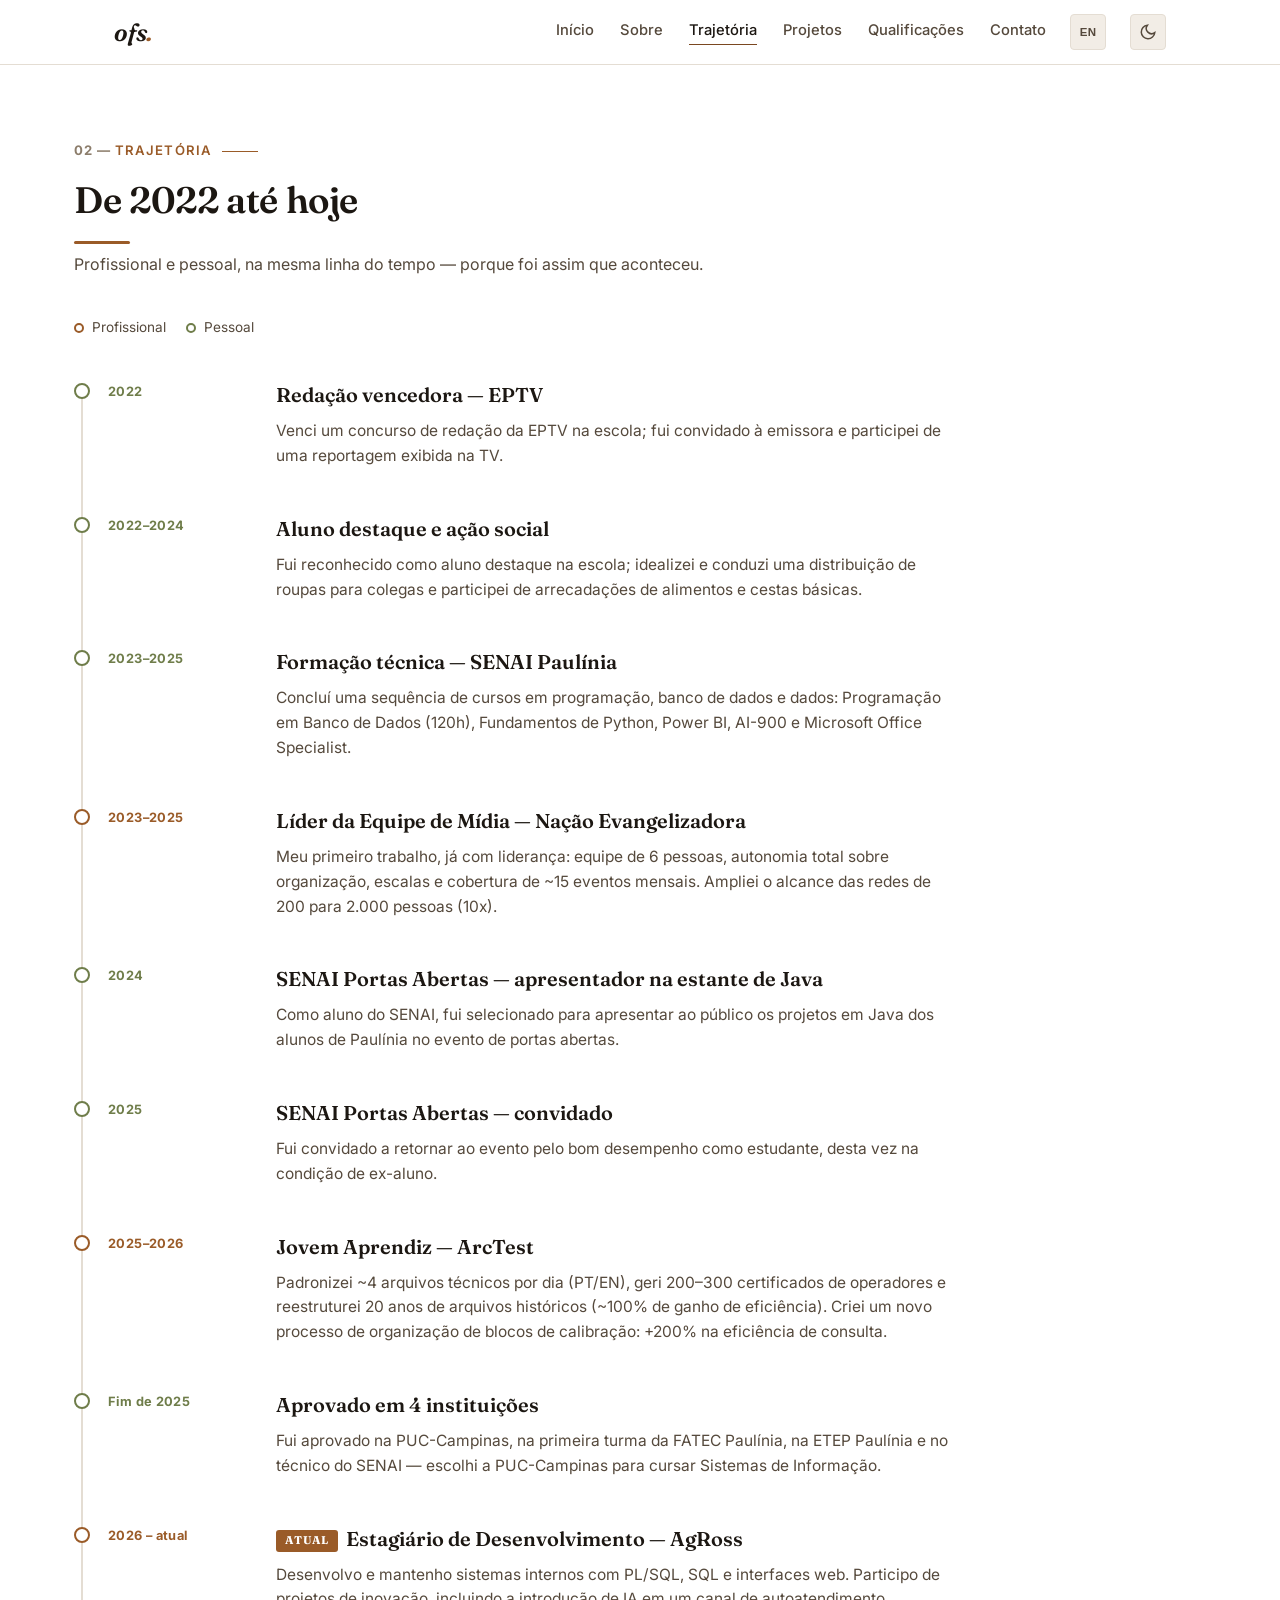
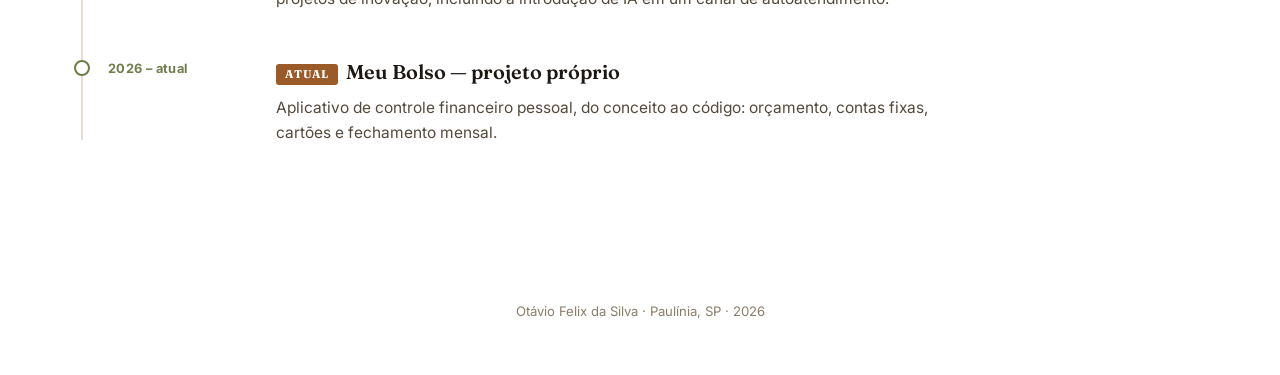
<file: trajetoria.html>
<!DOCTYPE html>
<html lang="pt-BR" data-theme="light">
<head>
<meta charset="UTF-8">
<meta name="viewport" content="width=device-width, initial-scale=1.0">
<title>Trajetória — Otávio Felix da Silva</title>
<meta name="description" content="Linha do tempo de Otávio Felix da Silva, de 2022 até hoje: marcos profissionais e pessoais.">
<link rel="preconnect" href="https://fonts.googleapis.com">
<link rel="preconnect" href="https://fonts.gstatic.com" crossorigin>
<link href="https://fonts.googleapis.com/css2?family=Inter:wght@400;500;600;700;800&family=Fraunces:ital,opsz,wght@0,9..144,500;0,9..144,600;0,9..144,700;1,9..144,500&display=swap" rel="stylesheet">
<link rel="icon" href="assets/favicon.svg" type="image/svg+xml">
<link rel="stylesheet" href="css/style.css">
</head>
<body>

<a class="skip-link" href="#conteudo" data-en="Skip to content">Pular para o conteúdo</a>

<header class="nav" id="nav">
  <div class="nav-inner">
    <a href="index.html" class="nav-logo" aria-label="Otávio Felix — início">ofs<span class="dot">.</span></a>
    <nav class="nav-links" id="nav-links">
      <a href="index.html" data-en="Home">Início</a>
      <a href="sobre.html" data-en="About">Sobre</a>
      <a href="trajetoria.html" class="active" data-en="Journey">Trajetória</a>
      <a href="projetos.html" data-en="Projects">Projetos</a>
      <a href="skills.html" data-en="Qualifications">Qualificações</a>
      <a href="contato.html" data-en="Contact">Contato</a>
    </nav>
    <button id="lang-toggle" class="lang-toggle" aria-label="Switch language / Mudar idioma" title="PT / EN">
      <span id="lang-toggle-label">EN</span>
    </button>
    <button id="theme-toggle" class="theme-toggle" aria-label="Alternar tema claro/escuro" title="Alternar tema">
      <svg id="icon-sun" viewBox="0 0 24 24" width="18" height="18" fill="none" stroke="currentColor" stroke-width="2"><circle cx="12" cy="12" r="4"/><path d="M12 2v2M12 20v2M4.9 4.9l1.4 1.4M17.7 17.7l1.4 1.4M2 12h2M20 12h2M4.9 19.1l1.4-1.4M17.7 6.3l1.4-1.4"/></svg>
      <svg id="icon-moon" viewBox="0 0 24 24" width="18" height="18" fill="none" stroke="currentColor" stroke-width="2"><path d="M21 12.8A9 9 0 1 1 11.2 3 7 7 0 0 0 21 12.8Z"/></svg>
    </button>
    <button id="nav-toggle" class="nav-toggle" aria-label="Abrir menu" aria-expanded="false">
      <span></span><span></span><span></span>
    </button>
  </div>
</header>

<main id="conteudo">

  <section class="section section-first" id="trajetoria">
    <p class="section-eyebrow" data-num="02" data-en="Journey">Trajetória</p>
    <h2 class="section-title" data-en="From 2022 to today">De 2022 até hoje</h2>
    <p class="section-lead" data-en="Professional and personal, on the same timeline — because that's how it happened.">
      Profissional e pessoal, na mesma linha do tempo — porque foi assim que aconteceu.
    </p>

    <div class="tl-legend">
      <span class="tl-legend-item"><i class="tl-legend-dot tl-legend-dot-work"></i><span data-en="Professional">Profissional</span></span>
      <span class="tl-legend-item"><i class="tl-legend-dot tl-legend-dot-personal"></i><span data-en="Personal">Pessoal</span></span>
    </div>

    <ol class="timeline">

      <li class="tl-item tl-personal">
        <div class="tl-dot"></div>
        <div class="tl-content">
          <span class="tl-year">2022</span>
          <div class="tl-body">
            <h3 data-en="Award-winning essay — EPTV">Redação vencedora — EPTV</h3>
            <p data-en="Won an EPTV essay contest at school; was invited to the TV station and took part in a broadcast segment.">Venci um concurso de redação da EPTV na escola; fui convidado à emissora e participei de uma reportagem exibida na TV.</p>
          </div>
        </div>
      </li>

      <li class="tl-item tl-personal">
        <div class="tl-dot"></div>
        <div class="tl-content">
          <span class="tl-year">2022–2024</span>
          <div class="tl-body">
            <h3 data-en="Top student and community action">Aluno destaque e ação social</h3>
            <p data-en="Recognized as top student at school; conceived and led a clothing donation drive for classmates and took part in food and basic-basket collections.">Fui reconhecido como aluno destaque na escola; idealizei e conduzi uma distribuição de roupas para colegas e participei de arrecadações de alimentos e cestas básicas.</p>
          </div>
        </div>
      </li>

      <li class="tl-item tl-personal">
        <div class="tl-dot"></div>
        <div class="tl-content">
          <span class="tl-year">2023–2025</span>
          <div class="tl-body">
            <h3 data-en="Technical training — SENAI Paulínia">Formação técnica — SENAI Paulínia</h3>
            <p data-en="Completed a series of courses in programming, databases and data: Database Programming (120h), Python Fundamentals, Power BI, AI-900 and Microsoft Office Specialist.">Concluí uma sequência de cursos em programação, banco de dados e dados: Programação em Banco de Dados (120h), Fundamentos de Python, Power BI, AI-900 e Microsoft Office Specialist.</p>
          </div>
        </div>
      </li>

      <li class="tl-item tl-work">
        <div class="tl-dot"></div>
        <div class="tl-content">
          <span class="tl-year">2023–2025</span>
          <div class="tl-body">
            <h3 data-en="Media Team Leader — Nação Evangelizadora">Líder da Equipe de Mídia — Nação Evangelizadora</h3>
            <p data-en="My first job, already in a leadership role: a 6-person team, full autonomy over organization, scheduling and coverage of ~15 events a month. Grew social media reach from 200 to 2,000 people (10x).">Meu primeiro trabalho, já com liderança: equipe de 6 pessoas, autonomia total sobre organização, escalas e cobertura de ~15 eventos mensais. Ampliei o alcance das redes de 200 para 2.000 pessoas (10x).</p>
          </div>
        </div>
      </li>

      <li class="tl-item tl-personal">
        <div class="tl-dot"></div>
        <div class="tl-content">
          <span class="tl-year">2024</span>
          <div class="tl-body">
            <h3 data-en="SENAI Open House — Java booth presenter">SENAI Portas Abertas — apresentador na estante de Java</h3>
            <p data-en="As a SENAI student, I was selected to present the Java projects built by Paulínia's students to the public at the open house event.">Como aluno do SENAI, fui selecionado para apresentar ao público os projetos em Java dos alunos de Paulínia no evento de portas abertas.</p>
          </div>
        </div>
      </li>

      <li class="tl-item tl-personal">
        <div class="tl-dot"></div>
        <div class="tl-content">
          <span class="tl-year">2025</span>
          <div class="tl-body">
            <h3 data-en="SENAI Open House — invited guest">SENAI Portas Abertas — convidado</h3>
            <p data-en="Invited back to the event for outstanding performance as a student, this time as an alumnus.">Fui convidado a retornar ao evento pelo bom desempenho como estudante, desta vez na condição de ex-aluno.</p>
          </div>
        </div>
      </li>

      <li class="tl-item tl-work">
        <div class="tl-dot"></div>
        <div class="tl-content">
          <span class="tl-year">2025–2026</span>
          <div class="tl-body">
            <h3 data-en="Apprentice — ArcTest">Jovem Aprendiz — ArcTest</h3>
            <p data-en="Standardized ~4 technical reports a day (PT/EN), managed 200–300 operator certifications, and restructured 20 years of historical files (~100% efficiency gain). Created a new calibration-block organization process: +200% query efficiency.">Padronizei ~4 arquivos técnicos por dia (PT/EN), geri 200–300 certificados de operadores e reestruturei 20 anos de arquivos históricos (~100% de ganho de eficiência). Criei um novo processo de organização de blocos de calibração: +200% na eficiência de consulta.</p>
          </div>
        </div>
      </li>

      <li class="tl-item tl-personal">
        <div class="tl-dot"></div>
        <div class="tl-content">
          <span class="tl-year" data-en="Late 2025">Fim de 2025</span>
          <div class="tl-body">
            <h3 data-en="Accepted into 4 institutions">Aprovado em 4 instituições</h3>
            <p data-en="Accepted into PUC-Campinas, FATEC Paulínia's first class, ETEP Paulínia and SENAI's technical program — I chose PUC-Campinas to study Information Systems.">Fui aprovado na PUC-Campinas, na primeira turma da FATEC Paulínia, na ETEP Paulínia e no técnico do SENAI — escolhi a PUC-Campinas para cursar Sistemas de Informação.</p>
          </div>
        </div>
      </li>

      <li class="tl-item tl-work">
        <div class="tl-dot"></div>
        <div class="tl-content">
          <span class="tl-year" data-en="2026 – present">2026 – atual</span>
          <div class="tl-body">
            <h3><span class="tl-badge-current" data-en="Current">Atual</span> <span data-en="Development Intern — AgRoss">Estagiário de Desenvolvimento — AgRoss</span></h3>
            <p data-en="I develop and maintain internal systems with PL/SQL, SQL and web interfaces. I'm involved in innovation projects, including introducing AI into a self-service channel.">Desenvolvo e mantenho sistemas internos com PL/SQL, SQL e interfaces web. Participo de projetos de inovação, incluindo a introdução de IA em um canal de autoatendimento.</p>
          </div>
        </div>
      </li>

      <li class="tl-item tl-personal">
        <div class="tl-dot"></div>
        <div class="tl-content">
          <span class="tl-year" data-en="2026 – present">2026 – atual</span>
          <div class="tl-body">
            <h3><span class="tl-badge-current" data-en="Current">Atual</span> <span data-en="Meu Bolso — personal project">Meu Bolso — projeto próprio</span></h3>
            <p data-en="Personal finance app, from concept to code: fixed bills, credit cards, budgeting and monthly closing.">Aplicativo de controle financeiro pessoal, do conceito ao código: orçamento, contas fixas, cartões e fechamento mensal.</p>
          </div>
        </div>
      </li>

    </ol>
  </section>

</main>

<footer class="footer">
  <p>Otávio Felix da Silva · Paulínia, SP · <span id="year"></span></p>
</footer>

<script src="js/main.js"></script>
</body>
</html>
</file>
<file: css/style.css>
/* ============ Tokens ============ */
/* Papel de cor (regra fixa, não decorativa):
   Tema escuro (fundo preto) → acento é azul/ciano, ponto a ponto.
   Tema claro (fundo branco) → acento vira marrom/âmbar, combinando com o branco.
   --db (ciano) é reservado, nos dois temas, só para banco de dados:
   tags de SQL/PL/SQL/Oracle e o ponto da timeline em itens de trabalho técnico.
   --personal (roxo) = pontos pessoais da timeline. */
:root {
  --bg: #000000;
  --bg-elev: #111111;
  --bg-elev-2: #191919;
  --border: #2a2a2a;
  --text: #f2f0ee;
  --text-dim: #a8a29a;
  --text-dimmer: #6f6a63;
  --accent: #22d3ee;
  --accent-dim: #0e7490;
  --accent-soft: rgba(34, 211, 238, 0.12);
  --accent-ink: #06131a;
  --db: #22d3ee;
  --db-dim: #0e7490;
  --db-soft: rgba(34, 211, 238, 0.12);
  --work: #22d3ee;
  --personal: #a78bfa;
  --radius: 8px;
  --shadow: 0 10px 30px -12px rgba(0,0,0,0.6);
  --maxw: 1180px;
  --maxw-text: 760px;
  --serif: 'Fraunces', Georgia, serif;
}

[data-theme="light"] {
  --bg: #ffffff;
  --bg-elev: #faf8f5;
  --bg-elev-2: #f2ede6;
  --border: #e4ddd3;
  --text: #1c1712;
  --text-dim: #55493c;
  --text-dimmer: #8c7d6b;
  --accent: #9a5b28;
  --accent-dim: #7a4720;
  --accent-soft: rgba(154, 91, 40, 0.1);
  --accent-ink: #ffffff;
  --db: #0891b2;
  --db-dim: #0e7490;
  --db-soft: rgba(8, 145, 178, 0.1);
  --work: #9a5b28;
  --personal: #6f7d4a;
}

* { box-sizing: border-box; }
html { scroll-behavior: smooth; }

body {
  margin: 0;
  background: var(--bg);
  color: var(--text);
  font-family: 'Inter', system-ui, -apple-system, Segoe UI, sans-serif;
  line-height: 1.6;
  -webkit-font-smoothing: antialiased;
  opacity: 0;
  transition: opacity 0.22s ease;
}
body.page-loaded { opacity: 1; }
body.page-leaving { opacity: 0; }
@media (prefers-reduced-motion: reduce) {
  body { opacity: 1; transition: none; }
}

img { max-width: 100%; }

.skip-link {
  position: absolute;
  left: -999px;
  top: 0;
  background: var(--accent);
  color: #06131a;
  padding: 10px 16px;
  z-index: 200;
  border-radius: 0 0 8px 0;
  font-weight: 600;
}
.skip-link:focus { left: 0; }

/* ============ Nav ============ */
.nav {
  position: sticky;
  top: 0;
  z-index: 100;
  background: color-mix(in srgb, var(--bg) 85%, transparent);
  backdrop-filter: blur(10px);
  border-bottom: 1px solid var(--border);
}
.nav-inner {
  max-width: 1100px;
  margin: 0 auto;
  padding: 14px 24px;
  display: flex;
  align-items: center;
  gap: 24px;
}
.nav-logo {
  font-family: var(--serif);
  font-style: italic;
  font-weight: 600;
  font-size: 1.55rem;
  line-height: 1;
  color: var(--text);
  text-decoration: none;
  letter-spacing: -0.01em;
}
.nav-logo .dot { color: var(--accent); }
.nav-links {
  display: flex;
  gap: 26px;
  margin-left: auto;
}
.nav-links a {
  position: relative;
  color: var(--text-dim);
  text-decoration: none;
  font-size: 0.92rem;
  font-weight: 500;
  padding-bottom: 2px;
  transition: color 0.15s;
}
.nav-links a::after {
  content: '';
  position: absolute;
  left: 0;
  right: 100%;
  bottom: 0;
  height: 1px;
  background: var(--accent);
  transition: right 0.2s ease;
}
.nav-links a:hover { color: var(--text); }
.nav-links a:hover::after { right: 0; }
.nav-links a.active { color: var(--text); }
.nav-links a.active::after { right: 0; background: var(--accent-dim); }

.theme-toggle,
.lang-toggle {
  background: var(--bg-elev-2);
  border: 1px solid var(--border);
  color: var(--text-dim);
  width: 36px;
  height: 36px;
  border-radius: 4px;
  display: flex;
  align-items: center;
  justify-content: center;
  cursor: pointer;
  transition: color 0.15s, border-color 0.15s;
}
.theme-toggle:hover,
.lang-toggle:hover { color: var(--accent); border-color: var(--accent-dim); }
.theme-toggle svg { width: 18px; height: 18px; flex-shrink: 0; }
.lang-toggle {
  font-size: 0.72rem;
  font-weight: 700;
  letter-spacing: 0.02em;
}
#icon-moon { display: none; }
[data-theme="light"] #icon-sun { display: none; }
[data-theme="light"] #icon-moon { display: block; }

.nav-toggle {
  display: none;
  background: none;
  border: none;
  width: 36px;
  height: 36px;
  flex-direction: column;
  justify-content: center;
  align-items: center;
  gap: 5px;
  cursor: pointer;
}
.nav-toggle span {
  width: 20px;
  height: 2px;
  background: var(--text);
  border-radius: 2px;
}

/* ============ Hero ============ */
.hero {
  min-height: 88vh;
  display: flex;
  flex-direction: column;
  align-items: center;
  justify-content: center;
  padding: 80px 24px 40px;
  position: relative;
  overflow: hidden;
}
/* Arte do fundo: coluna à direita, some suave pra esquerda */
.hero-art {
  position: absolute;
  top: 0;
  right: 0;
  z-index: 0;
  /* ocupa só a sobra lateral ao lado do conteúdo; some quando não cabe */
  display: none;
  width: min(calc((100vw - var(--maxw)) / 2 - 16px), 560px);
  height: 100%;
  -webkit-mask-image: linear-gradient(to right, transparent, #000 30%);
  mask-image: linear-gradient(to right, transparent, #000 30%);
}
.hero-inner { position: relative; z-index: 1; }
@media (min-width: 2000px) {
  .hero-art { display: block; }
}
@media (min-width: 1600px) {
  :root { --maxw: 1280px; }
}
.hero-inner {
  max-width: var(--maxw);
  width: 100%;
  display: grid;
  grid-template-columns: minmax(220px, 340px) 1fr;
  gap: 56px;
  align-items: center;
}

.hero-photo {
  width: 100%;
  aspect-ratio: 1 / 1;
  border-radius: 6px;
  overflow: hidden;
  border: 1px solid var(--border);
  display: flex;
  align-items: center;
  justify-content: center;
  background: var(--bg-elev-2);
  position: relative;
}
.hero-photo img { width: 100%; height: 100%; object-fit: cover; object-position: center 28%; }
.hero-photo-fallback {
  position: absolute;
  inset: 0;
  display: none;
  align-items: center;
  justify-content: center;
  font-weight: 800;
  font-size: 3rem;
  color: var(--accent);
  background: var(--accent-soft);
}
.hero-photo.no-photo img { display: none; }
.hero-photo.no-photo .hero-photo-fallback { display: flex; }

.hero-eyebrow {
  color: var(--accent);
  font-weight: 600;
  font-size: 0.85rem;
  letter-spacing: 0.08em;
  text-transform: uppercase;
  margin: 0 0 12px;
}
.hero h1 {
  font-family: var(--serif);
  font-size: clamp(2.4rem, 4.5vw, 3.6rem);
  font-weight: 600;
  letter-spacing: -0.01em;
  margin: 0 0 14px;
}
.hero-role {
  color: var(--text-dim);
  font-size: 1.1rem;
  font-weight: 500;
  margin: 0 0 18px;
}
.hero-pitch {
  color: var(--text-dim);
  max-width: 560px;
  margin: 0 0 32px;
  font-size: 1.02rem;
}
.hero-actions {
  display: flex;
  flex-wrap: wrap;
  gap: 12px;
}
.hero-actions-center { justify-content: center; }

.scroll-cue {
  position: absolute;
  bottom: 28px;
  left: 50%;
  transform: translateX(-50%);
  color: var(--text-dimmer);
  animation: bob 2s ease-in-out infinite;
}
@keyframes bob {
  0%, 100% { transform: translate(-50%, 0); }
  50% { transform: translate(-50%, 8px); }
}

/* ============ Buttons ============ */
.btn {
  display: inline-flex;
  align-items: center;
  justify-content: center;
  gap: 8px;
  padding: 11px 22px;
  border-radius: 4px;
  font-weight: 600;
  font-size: 0.92rem;
  text-decoration: none;
  border: 1px solid transparent;
  cursor: pointer;
  transition: transform 0.15s, background 0.15s, border-color 0.15s, opacity 0.15s;
}
.btn:hover { transform: translateY(-2px); }
.btn-primary {
  background: var(--accent);
  color: var(--accent-ink);
}
.btn-primary:hover { background: var(--accent); opacity: 0.92; }
.btn-ghost {
  background: transparent;
  border-color: var(--border);
  color: var(--text);
}
.btn-ghost:hover { border-color: var(--accent-dim); }
.btn-icon {
  width: 42px;
  height: 42px;
  padding: 0;
  border-radius: 4px;
  background: var(--bg-elev-2);
  border-color: var(--border);
  color: var(--text-dim);
  flex-shrink: 0;
}
.btn-icon:hover { color: var(--accent); border-color: var(--accent-dim); }
.btn-icon svg { width: 20px; height: 20px; flex-shrink: 0; }
.btn-lg { padding: 14px 28px; font-size: 1rem; margin-top: 8px; }

/* ============ Sections ============ */
.section {
  max-width: var(--maxw);
  margin: 0 auto;
  padding: 110px 24px;
}
.section-eyebrow {
  color: var(--accent);
  font-weight: 600;
  font-size: 0.82rem;
  letter-spacing: 0.08em;
  text-transform: uppercase;
  margin: 0 0 10px;
}
.section-eyebrow[data-num]::before {
  content: attr(data-num) " — ";
  color: var(--text-dimmer);
  font-weight: 700;
}
.section-title {
  font-family: var(--serif);
  font-size: clamp(1.7rem, 3.5vw, 2.3rem);
  font-weight: 600;
  letter-spacing: -0.01em;
  margin: 0 0 16px;
}
.section-lead {
  color: var(--text-dim);
  max-width: 680px;
  margin: -8px 0 40px;
}
/* Páginas sem Hero acima precisam de mais respiro no topo */
.section-first { padding-top: 72px; }

/* ============ Vídeo (embed sob demanda) ============ */
.section-video { padding-bottom: 40px; }
.video-embed {
  position: relative;
  max-width: 960px;
  aspect-ratio: 16 / 9;
  border: 1px solid var(--border);
  border-radius: var(--radius);
  overflow: hidden;
  background: var(--bg-elev);
  box-shadow: var(--shadow);
}
.video-embed iframe,
.video-play,
.video-play img { position: absolute; inset: 0; width: 100%; height: 100%; }
.video-play { padding: 0; border: 0; background: none; cursor: pointer; color: #fff; }
.video-play img { object-fit: cover; transition: transform .4s ease, filter .3s ease; }
.video-play:hover img { transform: scale(1.02); filter: brightness(.85); }
.video-play-icon {
  position: absolute;
  top: 50%; left: 50%;
  width: 76px; height: 76px;
  margin: -38px 0 0 -38px;
  display: flex; align-items: center; justify-content: center;
  border-radius: 50%;
  background: var(--accent);
  color: var(--accent-ink);
  box-shadow: 0 8px 24px -6px rgba(0,0,0,.5);
  transition: transform .2s ease;
}
.video-play-icon svg { margin-left: 4px; }
.video-play:hover .video-play-icon { transform: scale(1.08); }
.video-play:focus-visible { outline: 3px solid var(--accent); outline-offset: -3px; }
@media (max-width: 760px) {
  .section-video { padding-bottom: 24px; }
  .video-play-icon { width: 60px; height: 60px; margin: -30px 0 0 -30px; }
}

/* ============ About ============ */
.about-grid {
  display: grid;
  grid-template-columns: 1.4fr 1fr;
  gap: 48px;
  align-items: start;
  margin-top: 32px;
}
.about-text p {
  color: var(--text-dim);
  margin: 0 0 18px;
}
.about-photo {
  margin: 32px 0;
  max-width: 380px;
}
/* Tratamento das fotos: tira o tom frio da luz e pinta com a cor do tema */
.about-photo-frame {
  position: relative;
  overflow: hidden;
  border-radius: 6px;
  border: 1px solid var(--border);
}
.about-photo-frame::after {
  content: '';
  position: absolute;
  inset: 0;
  background: var(--accent);
  mix-blend-mode: color;
  opacity: 0.2;
  pointer-events: none;
}
[data-theme="light"] .about-photo-frame::after { opacity: 0.55; }
.about-photo img {
  width: 100%;
  aspect-ratio: 4 / 3;
  object-fit: cover;
  object-position: 50% 42%;
  display: block;
  filter: grayscale(1) contrast(1.12) brightness(0.85);
}
[data-theme="light"] .about-photo img { filter: grayscale(1) contrast(1.08) brightness(1.02); }
.about-photo figcaption {
  margin-top: 12px;
  padding-left: 16px;
  border-left: 2px solid var(--accent);
}
.about-quote {
  display: block;
  font-family: var(--serif);
  font-style: italic;
  font-size: 1.05rem;
  color: var(--text);
  line-height: 1.5;
}
.about-photo cite {
  display: block;
  margin-top: 6px;
  font-style: normal;
  font-size: 0.82rem;
  color: var(--text-dimmer);
}
.about-facts {
  list-style: none;
  margin: 0;
  padding: 0;
  display: flex;
  flex-direction: column;
  gap: 18px;
}
.about-facts li {
  display: flex;
  flex-direction: column;
  gap: 4px;
  padding-bottom: 16px;
  border-bottom: 1px solid var(--border);
}
.about-facts strong {
  font-size: 0.8rem;
  color: var(--text-dimmer);
  text-transform: uppercase;
  letter-spacing: 0.05em;
}
.about-facts span { color: var(--text); font-weight: 500; }

/* ============ Timeline legend ============ */
.tl-legend {
  display: flex;
  gap: 20px;
  margin: 20px 0 0;
}
.tl-legend-item {
  display: inline-flex;
  align-items: center;
  gap: 8px;
  color: var(--text-dim);
  font-size: 0.85rem;
}
.tl-legend-dot {
  display: inline-block;
  width: 10px;
  height: 10px;
  border-radius: 50%;
  background: var(--bg);
  border: 2px solid var(--work);
}
.tl-legend-dot-personal { border-color: var(--personal); }

.tl-badge-current {
  display: inline-block;
  font-size: 0.7rem;
  font-weight: 700;
  letter-spacing: 0.03em;
  text-transform: uppercase;
  color: var(--accent-ink);
  background: var(--accent);
  padding: 2px 9px;
  border-radius: 3px;
  vertical-align: middle;
  margin-right: 4px;
}

/* ============ Timeline ============ */
.timeline {
  list-style: none;
  margin: 40px 0 0;
  padding: 0;
  position: relative;
}
.timeline::before {
  content: '';
  position: absolute;
  left: 7px;
  top: 6px;
  bottom: 6px;
  width: 2px;
  background: var(--border);
}
.tl-item {
  position: relative;
  padding: 0 0 44px 34px;
}
.tl-item:last-child { padding-bottom: 0; }
.tl-dot {
  position: absolute;
  left: 0;
  top: 4px;
  width: 16px;
  height: 16px;
  border-radius: 50%;
  background: var(--bg);
  border: 2px solid var(--work);
}
.tl-personal .tl-dot { border-color: var(--personal); }
.tl-content {
  display: grid;
  grid-template-columns: 140px 1fr;
  gap: 28px;
  align-items: start;
}
.tl-year {
  padding-top: 3px;
  font-size: 0.8rem;
  font-weight: 700;
  color: var(--work);
  letter-spacing: 0.03em;
}
.tl-personal .tl-year { color: var(--personal); }
.tl-body h3 {
  font-family: var(--serif);
  margin: 0 0 8px;
  font-size: 1.25rem;
  font-weight: 600;
}
.tl-body p {
  margin: 0;
  color: var(--text-dim);
  font-size: 0.97rem;
  max-width: 680px;
}

/* ============ Cards / Projects ============ */
.cards {
  display: grid;
  grid-template-columns: repeat(auto-fit, minmax(240px, 1fr));
  gap: 20px;
  margin-top: 32px;
}
.card {
  background: var(--bg-elev);
  border: 1px solid var(--border);
  border-radius: var(--radius);
  padding: 24px;
  display: flex;
  flex-direction: column;
  gap: 12px;
  transition: border-color 0.2s, transform 0.2s;
}
.card:hover { border-color: var(--accent-dim); transform: translateY(-5px); box-shadow: 0 18px 36px -18px color-mix(in srgb, var(--accent) 55%, transparent); }
a.card { text-decoration: none; color: inherit; }
.card-icon { display: block; width: 48px; height: 48px; margin-bottom: 16px; }
.card-top h3 { font-family: var(--serif); font-weight: 600; margin: 0 0 10px; font-size: 1.15rem; }
.card-tags { display: flex; flex-wrap: wrap; gap: 6px; }
.card-tags span {
  font-size: 0.72rem;
  font-weight: 600;
  background: var(--accent-soft);
  color: var(--accent);
  padding: 4px 10px;
  border-radius: 3px;
}
/* Ciano reservado só para banco de dados */
.chips-db span,
.chips-db a {
  background: var(--db-soft);
  color: var(--db);
}
.card-problem, .card-solution {
  margin: 0;
  font-size: 0.9rem;
  color: var(--text-dim);
}
.card-problem strong, .card-solution strong { color: var(--text); }
.card-link {
  margin-top: auto;
  color: var(--accent);
  text-decoration: none;
  font-weight: 600;
  font-size: 0.88rem;
}
.card-link[aria-disabled="true"] {
  color: var(--text-dimmer);
  pointer-events: none;
}

/* ============ Skills ============ */
.skills-grid {
  display: grid;
  grid-template-columns: repeat(auto-fit, minmax(220px, 1fr));
  gap: 28px;
  margin-top: 32px;
}
.skill-group h3 {
  font-size: 0.85rem;
  text-transform: uppercase;
  letter-spacing: 0.05em;
  color: var(--text-dimmer);
  margin: 0 0 12px;
}
.chips { display: flex; flex-wrap: wrap; gap: 8px; }
.chips span,
.chips a {
  background: var(--bg-elev-2);
  border: 1px solid var(--border);
  color: var(--text);
  padding: 6px 13px;
  border-radius: 3px;
  font-size: 0.85rem;
}
.chip-cert {
  position: relative;
  text-decoration: none;
  cursor: pointer;
  transition: border-color 0.15s, color 0.15s;
}
.chip-cert::after {
  content: '';
  position: absolute;
  top: -3px;
  right: -3px;
  width: 7px;
  height: 7px;
  border-radius: 50%;
  background: var(--accent);
  border: 1.5px solid var(--bg);
}
.chip-cert:hover { border-color: var(--accent-dim); color: var(--accent); }
.chips-db .chip-cert::after { background: var(--db); }
.soft-skills {
  margin-top: 44px;
  padding-top: 28px;
  border-top: 1px solid var(--border);
  display: flex;
  flex-wrap: wrap;
  gap: 8px;
}
.soft-skills span {
  color: var(--text-dim);
  font-size: 0.85rem;
}
.soft-skills span::after { content: '·'; margin-left: 8px; color: var(--text-dimmer); }
.soft-skills span:last-child::after { content: ''; }

.courses-note {
  margin-top: 40px;
  padding-top: 24px;
  border-top: 1px solid var(--border);
  color: var(--text-dimmer);
  font-size: 0.85rem;
}

/* ============ Contato ============ */
.section-contact { text-align: center; }
.section-contact .section-lead { margin-left: auto; margin-right: auto; }
.contact-grid {
  display: grid;
  grid-template-columns: repeat(auto-fit, minmax(220px, 1fr));
  gap: 14px;
  margin-top: 8px;
  text-align: left;
}
.contact-item {
  display: flex;
  align-items: center;
  gap: 12px;
  background: var(--bg-elev);
  border: 1px solid var(--border);
  border-radius: var(--radius);
  padding: 16px 18px;
  color: var(--text);
  text-decoration: none;
  font-size: 0.9rem;
  font-weight: 500;
  transition: border-color 0.2s, transform 0.2s;
}
.contact-item:hover { border-color: var(--accent-dim); transform: translateY(-2px); color: var(--accent); }
.contact-item svg { width: 20px; height: 20px; flex-shrink: 0; color: var(--accent); }

/* ============ Footer ============ */
.footer {
  text-align: center;
  padding: 32px 24px 40px;
  color: var(--text-dimmer);
  font-size: 0.82rem;
}

/* ============ Reveal on scroll ============ */
.reveal {
  opacity: 0;
  transform: translateY(22px);
  transition: opacity 0.7s ease, transform 0.7s cubic-bezier(.2,.7,.2,1);
  transition-delay: var(--d, 0ms);
}
.reveal.is-visible { opacity: 1; transform: translateY(0); }
.reveal-left { transform: translateX(-32px); }
.reveal-right { transform: translateX(32px); }
.reveal-left.is-visible, .reveal-right.is-visible { transform: translateX(0); }
/* cards: depois de aparecer, voltam a responder rápido ao hover */
.card.reveal.is-visible { transition: opacity 0.7s ease var(--d,0ms), transform 0.2s ease, border-color 0.2s, box-shadow 0.2s; }


/* ============ Movimento (loops e entradas) ============ */
/* Barra de progresso de leitura */
.scroll-progress {
  position: absolute;
  left: 0; bottom: -1px;
  height: 2px; width: 100%;
  background: linear-gradient(90deg, var(--accent-dim), var(--accent));
  transform: scaleX(0);
  transform-origin: left;
  pointer-events: none;
}

/* Título: traço que se desenha quando a seção aparece */
.section-title { position: relative; padding-bottom: 14px; }
.section-title::after {
  content: '';
  position: absolute;
  left: 0; bottom: 0;
  width: 56px; height: 3px; border-radius: 2px;
  background: var(--accent);
  transform: scaleX(0);
  transform-origin: left;
  transition: transform 0.7s cubic-bezier(.2,.7,.2,1) 0.3s;
}
.is-visible .section-title::after, .section-title.is-visible::after { transform: scaleX(1); }
.section-eyebrow { position: relative; display: inline-block; }
.section-eyebrow::after {
  content: '';
  display: inline-block;
  width: 0; height: 1px;
  margin-left: 10px; vertical-align: middle;
  background: var(--accent);
  transition: width 0.8s ease 0.2s;
}
.is-visible .section-eyebrow::after { width: 36px; }

/* Hero: aura que passeia, foto que flutua e pulsa */
.hero::before {
  content: '';
  position: absolute;
  width: 520px; height: 520px;
  left: -140px; top: 8%;
  border-radius: 50%;
  background: radial-gradient(circle, var(--accent-soft), transparent 68%);
  animation: drift 16s ease-in-out infinite alternate;
  pointer-events: none;
}
@keyframes drift {
  from { transform: translate(0, 0) scale(1); }
  to   { transform: translate(180px, 60px) scale(1.25); }
}
.hero-photo, .about-portrait { animation: float 6s ease-in-out infinite, ringPulse 3.6s ease-out infinite; }
@keyframes float {
  0%, 100% { transform: translateY(0); }
  50% { transform: translateY(-10px); }
}
@keyframes ringPulse {
  0%   { box-shadow: 0 0 0 0 color-mix(in srgb, var(--accent) 45%, transparent); }
  70%, 100% { box-shadow: 0 0 0 20px transparent; }
}
.hero-text > * { animation: rise 0.8s cubic-bezier(.2,.7,.2,1) both; }
.hero-text > :nth-child(1) { animation-delay: .15s; }
.hero-text > :nth-child(2) { animation-delay: .27s; }
.hero-text > :nth-child(3) { animation-delay: .39s; }
.hero-text > :nth-child(4) { animation-delay: .51s; }
.hero-text > :nth-child(5) { animation-delay: .63s; }
@keyframes rise {
  from { opacity: 0; transform: translateY(18px); }
  to   { opacity: 1; transform: translateY(0); }
}
.cursor-blink { animation: blink 1.1s steps(1) infinite; }
@keyframes blink { 50% { opacity: 0; } }
.pulse-dot { animation: dotPulse 2.4s ease-in-out infinite; transform-box: fill-box; transform-origin: center; }
@keyframes dotPulse {
  0%, 100% { transform: scale(1); opacity: 1; }
  50% { transform: scale(2.2); opacity: .45; }
}

/* Faixa de tecnologias (loop infinito) */
.marquee {
  display: flex;
  overflow: hidden;
  border-block: 1px solid var(--border);
  background: var(--bg-elev);
  -webkit-mask-image: linear-gradient(to right, transparent, #000 8%, #000 92%, transparent);
  mask-image: linear-gradient(to right, transparent, #000 8%, #000 92%, transparent);
}
.marquee-track {
  display: flex;
  flex-shrink: 0;
  min-width: 100%;
  justify-content: space-around;
  animation: marquee 32s linear infinite;
}
.marquee:hover .marquee-track { animation-play-state: paused; }
.marquee-track span {
  padding: 16px 28px;
  font-family: ui-monospace, Consolas, monospace;
  font-size: 0.92rem;
  color: var(--text-dim);
  white-space: nowrap;
}
.marquee-track span::before { content: '/ '; color: var(--accent); }
@keyframes marquee { to { transform: translateX(-100%); } }

/* ============ Sobre (redesenhado) ============ */
.about-intro {
  display: grid;
  grid-template-columns: minmax(220px, 340px) 1fr;
  gap: 56px;
  align-items: center;
}
.about-portrait {
  position: relative;
  aspect-ratio: 1 / 1;
  border-radius: 6px;
  border: 1px solid var(--border);
  background: var(--bg-elev-2);
  overflow: hidden;
}
.about-portrait img { width: 100%; height: 100%; object-fit: cover; object-position: center 28%; display: block; }
.about-portrait-fallback {
  position: absolute; inset: 0; display: none;
  align-items: center; justify-content: center;
  font-weight: 800; font-size: 3rem; color: var(--accent); background: var(--accent-soft);
}
.about-portrait.no-photo img { display: none; }
.about-portrait.no-photo .about-portrait-fallback { display: flex; }
.about-lead { color: var(--text-dim); font-size: 1.05rem; max-width: 600px; margin: 0 0 28px; }
.about-intro-text .section-title { font-size: clamp(2rem, 4vw, 3rem); }

.stats {
  display: grid;
  grid-template-columns: repeat(3, 1fr);
  gap: 16px;
  margin-top: 64px;
}
.stat {
  padding: 24px 20px;
  text-align: center;
  border: 1px solid var(--border);
  border-radius: var(--radius);
  background: var(--bg-elev);
}
.stat.is-visible { transition: opacity 0.7s ease var(--d,0ms), transform 0.2s ease, border-color 0.2s; }
.stat.is-visible:hover { border-color: var(--accent-dim); transform: translateY(-4px); }
.stat-num {
  display: block;
  font-family: var(--serif);
  font-size: clamp(2.2rem, 5vw, 3.2rem);
  font-weight: 600;
  line-height: 1.1;
  color: var(--accent);
}
.stat-label { color: var(--text-dim); font-size: 0.88rem; }

.about .about-facts {
  display: grid;
  grid-template-columns: repeat(2, 1fr);
  gap: 16px;
  margin-top: 16px;
}
.about .about-facts li {
  padding: 18px 20px;
  border: 1px solid var(--border);
  border-left: 3px solid var(--accent);
  border-radius: var(--radius);
  background: var(--bg-elev);
}
.about .about-facts li.is-visible { transition: opacity 0.7s ease var(--d,0ms), transform 0.2s ease, border-color 0.2s; }
.about .about-facts li.is-visible:hover { transform: translateX(6px); border-color: var(--accent-dim); border-left-color: var(--accent); }

.about-story { display: flex; flex-direction: column; gap: 56px; }
.about-row {
  display: grid;
  grid-template-columns: minmax(260px, 420px) 1fr;
  gap: 56px;
  align-items: center;
}
.about-row .about-photo { margin: 0; max-width: none; }
.about-body { color: var(--text-dim); font-size: 1.05rem; margin: 0; }
.about-banner { margin: 0; position: relative; }
.about-banner .about-photo-frame img { aspect-ratio: 21 / 9; object-position: 50% 40%; width: 100%; }
.about-banner figcaption {
  margin-top: 14px; padding-left: 16px; border-left: 2px solid var(--accent); max-width: 640px;
}
.about-banner cite { display: block; margin-top: 6px; font-style: normal; font-size: 0.82rem; color: var(--text-dimmer); }

/* Fotos respirando devagar, em loop */
.about-photo-frame img { animation: kenburns 18s ease-in-out infinite alternate; }
@keyframes kenburns { from { transform: scale(1); } to { transform: scale(1.08); } }

/* Entradas laterais não podem gerar rolagem horizontal */
main { overflow-x: clip; }

/* ============ Responsive ============ */
@media (max-width: 1000px) {
  .hero-inner, .about-intro, .about-row { gap: 36px; }
  .nav-links { gap: 18px; }
  .nav-inner { gap: 16px; }
  .stat { padding: 20px 12px; }
}

@media (max-width: 760px) {
  .nav-links {
    position: fixed;
    top: 62px;
    left: 0;
    right: 0;
    background: var(--bg-elev);
    border-bottom: 1px solid var(--border);
    flex-direction: column;
    padding: 20px 24px;
    gap: 16px;
    transform: translateY(-120%);
    transition: transform 0.25s ease;
  }
  .nav-links.open { transform: translateY(0); }
  .nav-toggle { display: flex; }
  .about-intro, .about-row { grid-template-columns: 1fr; gap: 32px; }
  .about-intro { text-align: center; }
  .about-portrait { max-width: 220px; margin: 0 auto; }
  .about-lead { margin-left: auto; margin-right: auto; }
  .about-intro-text .hero-actions { justify-content: center; }
  .stats { gap: 10px; margin-top: 44px; }
  .stat { padding: 18px 8px; }
  .about .about-facts { grid-template-columns: 1fr; }
  .about-story { gap: 40px; }
  .about-banner .about-photo-frame img { aspect-ratio: 4 / 3; }
  .hero::before { display: none; }
  .section { padding: 80px 20px; }
  .tl-content { grid-template-columns: 1fr; gap: 6px; }
  .hero-inner {
    grid-template-columns: 1fr;
    text-align: center;
    justify-items: center;
  }
  .hero-photo { max-width: 220px; }
  .hero-pitch { margin-left: auto; margin-right: auto; }
  .hero-actions { justify-content: center; }
  .hero { min-height: auto; padding: 56px 20px 48px; }
  .nav-inner { padding: 12px 16px; gap: 12px; }
  .nav-logo { font-size: 1.35rem; }
  .section { padding: 64px 16px; }
  .courses li em { white-space: normal; }
  .btn { font-size: 0.88rem; padding: 10px 18px; }
}

@media (max-width: 380px) {
  .hero h1 { font-size: 1.9rem; }
  .hero-role { font-size: 0.98rem; }
}

@media (prefers-reduced-motion: reduce) {
  html { scroll-behavior: auto; }
  .reveal { opacity: 1; transform: none; transition: none; }
  .scroll-cue, .hero::before, .hero-photo, .about-portrait, .hero-text > *,
  .cursor-blink, .pulse-dot, .marquee-track, .about-photo-frame img { animation: none; }
  .section-title::after { transition: none; transform: scaleX(1); }
  .section-eyebrow::after { transition: none; width: 36px; }
}
</file>
